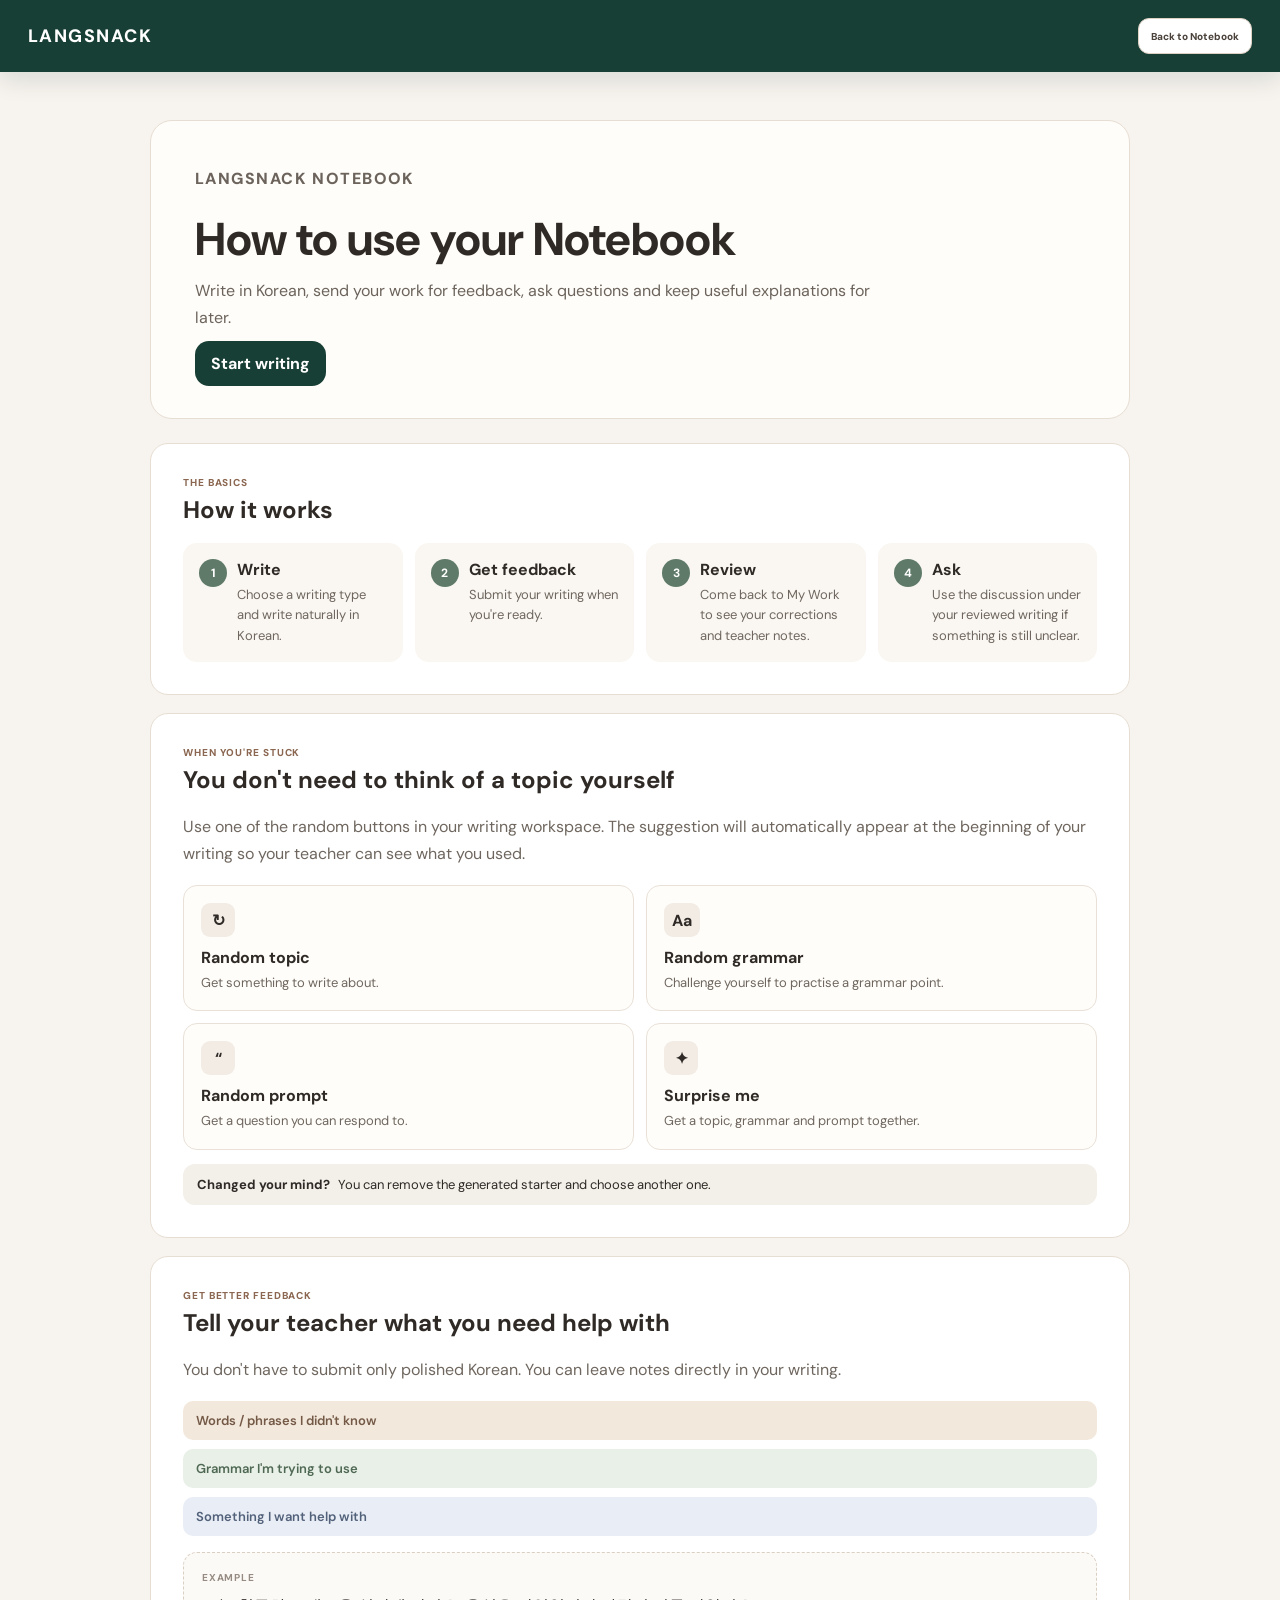
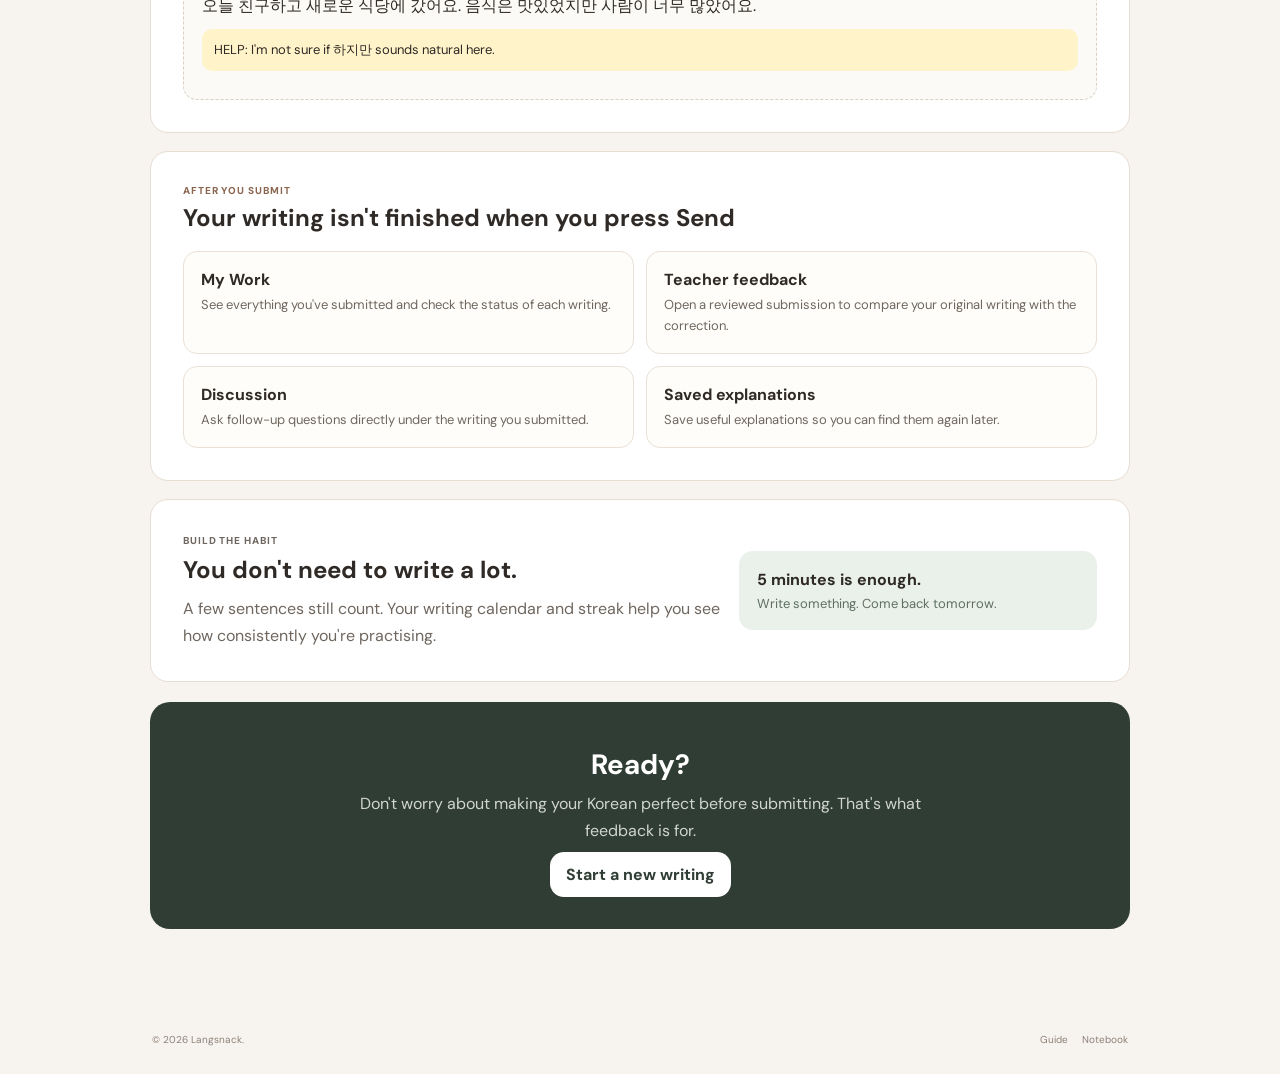
<file: guide.html>
<!DOCTYPE html>
<html lang="en">
<head>
  <meta charset="UTF-8">
  <meta name="viewport" content="width=device-width, initial-scale=1">

  <title>Notebook Guide | Langsnack</title>

  <link rel="preconnect" href="https://fonts.googleapis.com">
  <link rel="preconnect" href="https://fonts.gstatic.com" crossorigin>

  <link
    href="https://fonts.googleapis.com/css2?family=DM+Sans:wght@400;500;600;700&family=Nanum+Gothic&family=Noto+Sans+KR:wght@400;500;600;700&display=swap"
    rel="stylesheet"
  >

  <link rel="stylesheet" href="shared.css">
</head>

<body class="guide-page">

<header class="notebook-header">
  <a class="notebook-logo" href="/">LANGSNACK</a>

  <a class="button-ghost" href="/">
    Back to Notebook
  </a>
</header>


<main class="guide-main">

  <!-- INTRO -->

  <section class="guide-hero">

    <p class="section-kicker">
      LANGSNACK NOTEBOOK
    </p>

    <h1>How to use your Notebook</h1>

    <p>
      Write in Korean, send your work for feedback,
      ask questions and keep useful explanations for later.
    </p>

    <a class="button green-button" href="/">
      Start writing
    </a>

  </section>


  <!-- QUICK FLOW -->

  <section class="guide-section">

    <div class="guide-section-heading">
      <p class="section-kicker">THE BASICS</p>
      <h2>How it works</h2>
    </div>

    <div class="guide-steps">

      <article class="guide-step">
        <span class="guide-step-number">1</span>
        <div>
          <strong>Write</strong>
          <p>
            Choose a writing type and write naturally in Korean.
          </p>
        </div>
      </article>

      <article class="guide-step">
        <span class="guide-step-number">2</span>
        <div>
          <strong>Get feedback</strong>
          <p>
            Submit your writing when you're ready.
          </p>
        </div>
      </article>

      <article class="guide-step">
        <span class="guide-step-number">3</span>
        <div>
          <strong>Review</strong>
          <p>
            Come back to My Work to see your corrections
            and teacher notes.
          </p>
        </div>
      </article>

      <article class="guide-step">
        <span class="guide-step-number">4</span>
        <div>
          <strong>Ask</strong>
          <p>
            Use the discussion under your reviewed writing
            if something is still unclear.
          </p>
        </div>
      </article>

    </div>

  </section>


  <!-- RANDOM TOOLS -->

  <section class="guide-section">

    <div class="guide-section-heading">
      <p class="section-kicker">WHEN YOU'RE STUCK</p>
      <h2>You don't need to think of a topic yourself</h2>
    </div>

    <p class="guide-description">
      Use one of the random buttons in your writing workspace.
      The suggestion will automatically appear at the beginning
      of your writing so your teacher can see what you used.
    </p>

    <div class="guide-tool-grid">

      <article class="guide-tool-card">
        <span>↻</span>
        <strong>Random topic</strong>
        <p>Get something to write about.</p>
      </article>

      <article class="guide-tool-card">
        <span>Aa</span>
        <strong>Random grammar</strong>
        <p>Challenge yourself to practise a grammar point.</p>
      </article>

      <article class="guide-tool-card">
        <span>“</span>
        <strong>Random prompt</strong>
        <p>Get a question you can respond to.</p>
      </article>

      <article class="guide-tool-card">
        <span>✦</span>
        <strong>Surprise me</strong>
        <p>Get a topic, grammar and prompt together.</p>
      </article>

    </div>

    <div class="guide-note">
      <strong>Changed your mind?</strong>
      <span>
        You can remove the generated starter and choose another one.
      </span>
    </div>

  </section>


  <!-- HELP YOUR TEACHER -->

  <section class="guide-section">

    <div class="guide-section-heading">
      <p class="section-kicker">GET BETTER FEEDBACK</p>
      <h2>Tell your teacher what you need help with</h2>
    </div>

    <p class="guide-description">
      You don't have to submit only polished Korean.
      You can leave notes directly in your writing.
    </p>

    <div class="guide-help-examples">

      <div class="guide-help-example words">
        Words / phrases I didn't know
      </div>

      <div class="guide-help-example grammar">
        Grammar I'm trying to use
      </div>

      <div class="guide-help-example help">
        Something I want help with
      </div>

    </div>

    <div class="guide-example-writing">

      <small>EXAMPLE</small>

      <p>
        오늘 친구하고 새로운 식당에 갔어요.
        음식은 맛있었지만 사람이 너무 많았어요.
      </p>

      <p class="guide-student-note">
        HELP: I'm not sure if 하지만 sounds natural here.
      </p>

    </div>

  </section>


  <!-- AFTER SUBMISSION -->

  <section class="guide-section">

    <div class="guide-section-heading">
      <p class="section-kicker">AFTER YOU SUBMIT</p>
      <h2>Your writing isn't finished when you press Send</h2>
    </div>

    <div class="guide-after-grid">

      <article>
        <strong>My Work</strong>
        <p>
          See everything you've submitted and check
          the status of each writing.
        </p>
      </article>

      <article>
        <strong>Teacher feedback</strong>
        <p>
          Open a reviewed submission to compare your
          original writing with the correction.
        </p>
      </article>

      <article>
        <strong>Discussion</strong>
        <p>
          Ask follow-up questions directly under
          the writing you submitted.
        </p>
      </article>

      <article>
        <strong>Saved explanations</strong>
        <p>
          Save useful explanations so you can find
          them again later.
        </p>
      </article>

    </div>

  </section>


  <!-- STREAK -->

  <section class="guide-section guide-habit-section">

    <div>
      <p class="section-kicker">BUILD THE HABIT</p>
      <h2>You don't need to write a lot.</h2>

      <p>
        A few sentences still count.
        Your writing calendar and streak help you see
        how consistently you're practising.
      </p>
    </div>

    <div class="guide-habit-message">
      <strong>5 minutes is enough.</strong>
      <span>Write something. Come back tomorrow.</span>
    </div>

  </section>


  <!-- CTA -->

  <section class="guide-final">

    <h2>Ready?</h2>

    <p>
      Don't worry about making your Korean perfect before submitting.
      That's what feedback is for.
    </p>

    <a class="button green-button" href="/">
      Start a new writing
    </a>

  </section>

</main>


<footer class="notebook-footer guide-footer">
  <span>© 2026 Langsnack.</span>

  <span>
    <a href="guide.html">Guide</a>
    <a href="/">Notebook</a>
  </span>
</footer>

</body>
</html>
</file>
<file: shared.css>
:root{
--paper:#f6f0e7;--paper-deep:#eee4d7;--ink:#2f2a25;--muted:#7f7469;
--line:#d7c9b9;--accent:#8b6751;--accent-soft:#e8d8c9;
--card:rgba(255,255,255,.62);--success:#5f7a65;--warning:#9a7340;
--danger:#a45d55;--shadow:0 18px 45px rgba(70,50,35,.10);--radius:22px
}
*{box-sizing:border-box}html{scroll-behavior:smooth}
body{margin:0;min-height:100vh;color:var(--ink);font-family:"DM Sans",sans-serif;background:radial-gradient(circle at top left,rgba(255,255,255,.85),transparent 34%),linear-gradient(145deg,var(--paper),#f9f6f1 55%,var(--paper-deep))}
button,select,textarea,input{font:inherit}button{cursor:pointer}a{color:inherit;text-decoration:none}[hidden]{display:none!important}
.shell{width:min(1480px,calc(100% - 32px));margin:0 auto;padding:28px 0 60px}
.topbar{display:flex;align-items:center;gap:16px;margin-bottom:16px;flex-wrap:wrap}
.brand{min-width:240px}.brand h1{margin:0;font-size:clamp(20px,3vw,30px);letter-spacing:-.03em}.brand p{margin:2px 0 0;color:var(--muted);font-size:13px}
.topbar-actions{display:flex;align-items:center;justify-content:flex-end;gap:8px;margin-left:auto;min-width:0}
.header-control{display:flex;align-items:center;gap:6px;min-width:0;padding:7px 9px;border:1px solid rgba(139,103,81,.2);border-radius:999px;background:rgba(255,255,255,.5);backdrop-filter:blur(12px)}
.header-control span{color:var(--muted);font-size:10px;white-space:nowrap}.header-control select{min-width:0;max-width:110px;border:0;outline:0;background:transparent;color:var(--ink);font:600 12px "DM Sans",sans-serif;text-overflow:ellipsis}
.header-timezone select{width:180px;max-width:180px}
.member-area{display:flex;align-items:center;gap:10px;width:100%;justify-content:flex-end}
.member-copy{display:grid;gap:1px;text-align:right;max-width:260px}.member-copy strong{font-size:12px}.member-copy span{font-size:10px;color:var(--muted)}
.member-button{border:0;border-radius:999px;background:var(--ink);color:#fff;padding:9px 13px;font-weight:700;font-size:11px}
.page-nav{display:flex;gap:8px;margin-bottom:16px;overflow:auto}.nav-link{padding:10px 14px;border:1px solid var(--line);border-radius:999px;background:rgba(255,255,255,.5);color:var(--muted);font-size:12px;font-weight:700;white-space:nowrap}.nav-link.active{background:var(--ink);color:#fff;border-color:var(--ink)}
.layout{display:grid;grid-template-columns:minmax(0,1.65fr) minmax(280px,.55fr);gap:18px;align-items:start}
.journal-card,.side-card,.card{background:var(--card);border:1px solid rgba(139,103,81,.16);backdrop-filter:blur(12px);box-shadow:var(--shadow)}
.journal-card{border-radius:30px;overflow:hidden}.journal-head{padding:24px 26px 18px;border-bottom:1px solid var(--line);display:flex;justify-content:space-between;align-items:flex-start;gap:16px}
.date-korean{font-family:"Nanum Myeongjo",serif;font-size:clamp(24px,4vw,38px);margin:0 0 4px}.date-en{color:var(--muted);font-size:14px}
.controls{display:flex;gap:10px;flex-wrap:wrap;justify-content:flex-end}.select-wrap{display:flex;align-items:center;gap:8px;border:1px solid var(--line);border-radius:999px;padding:4px 10px 4px 12px;background:rgba(255,255,255,.64);color:var(--muted);font-size:13px}
select{border:0;outline:0;background:transparent;color:var(--ink);font-weight:600}
.inspiration{padding:22px 26px 10px}.inspiration-row{display:grid;grid-template-columns:repeat(3,1fr);gap:10px}
.soft-button{border:1px solid var(--line);background:rgba(255,255,255,.56);color:var(--ink);padding:12px 14px;border-radius:14px;transition:.2s}.soft-button:hover{transform:translateY(-1px);background:#fff;border-color:var(--accent)}
.generator-output{margin-top:12px;min-height:72px;border-radius:16px;background:var(--accent-soft);padding:15px 17px;display:none;align-items:center;justify-content:space-between;gap:12px}.generator-output.show{display:flex}
.generator-label{color:var(--accent);font-size:12px;font-weight:700;text-transform:uppercase;letter-spacing:.08em;margin-bottom:5px}.generator-text{font-family:"Nanum Myeongjo",serif;font-size:20px;line-height:1.55}.close-generator{border:0;background:transparent;color:var(--muted);font-size:20px}
.paper{margin:16px 26px 0;min-height:58vh;border:1px solid rgba(139,103,81,.14);border-radius:18px;background:repeating-linear-gradient(to bottom,rgba(255,255,255,.88) 0,rgba(255,255,255,.88) 41px,rgba(139,103,81,.10) 42px);overflow:hidden}
.paper textarea{width:100%;min-height:58vh;resize:vertical;border:0;outline:0;padding:19px 22px;background:transparent;color:var(--ink);font-family:"Nanum Myeongjo",serif;font-size:20px;line-height:42px;caret-color:var(--accent)}
textarea::placeholder{color:#b1a497}.editor-footer{padding:14px 26px 24px;display:flex;justify-content:space-between;align-items:center;gap:14px;flex-wrap:wrap}.word-count{color:var(--muted);font-size:13px}.action-group,.actions,.toolbar,.filter-row{display:flex;gap:10px;align-items:center;flex-wrap:wrap}
.button{border:0;border-radius:14px;padding:12px 16px;font-weight:700}.button-secondary{background:var(--accent-soft);color:var(--accent)}.button-primary{background:var(--ink);color:#fff}.button-success{background:var(--success);color:#fff}.button-danger{background:#f0dddd;color:var(--danger)}
.side{display:grid;gap:16px}.side-card{border-radius:var(--radius);padding:18px}.side-card h2{margin:0 0 14px;font-size:16px}.streak-number{font-family:"Nanum Myeongjo",serif;font-size:38px;margin:0}.muted{color:var(--muted)}
.streak-heading-row,.side-card-head,.submission-head{display:flex;align-items:flex-start;justify-content:space-between;gap:12px}
.month-progress{min-width:58px;height:58px;border-radius:50%;display:grid;place-items:center;position:relative;background:conic-gradient(var(--accent) var(--progress,0%),rgba(139,103,81,.13) 0)}
.month-progress:after{content:"";position:absolute;inset:6px;border-radius:50%;background:#f8f3ec}.month-progress strong{position:relative;z-index:1;font-size:12px;text-align:center}.month-progress strong span{display:block;font-size:9px;color:var(--muted)}
.calendar-grid{display:grid;grid-template-columns:repeat(7,1fr);gap:6px;margin-top:12px}.calendar-grid span{aspect-ratio:1;display:grid;place-items:center;border-radius:50%;font-size:11px;color:var(--muted)}.calendar-grid .day-label{aspect-ratio:auto;font-weight:700;color:var(--ink);padding-bottom:5px}.calendar-grid .calendar-day{border:1px solid rgba(139,103,81,.22);background:rgba(255,255,255,.32)}.calendar-grid .written{border-color:var(--ink);background:var(--ink);color:#fff}.calendar-grid .today{outline:2px solid var(--accent);outline-offset:2px;font-weight:700}.calendar-grid .future{opacity:.28;border-style:dashed}
.calendar-meta{display:flex;justify-content:space-between;gap:10px;margin-top:13px;font-size:11px;color:var(--muted)}
.package-box{padding:14px;background:rgba(255,255,255,.54);border:1px solid var(--line);border-radius:16px}.package-box strong{display:block;margin-bottom:4px}
.mission-percent{min-width:54px;padding:7px 10px;border-radius:999px;background:var(--accent-soft);color:var(--accent);font-weight:700;text-align:center}.mission-progress-track{height:7px;margin:14px 0 16px;overflow:hidden;border-radius:999px;background:rgba(139,103,81,.11)}.mission-progress-fill{width:0;height:100%;border-radius:inherit;background:var(--accent);transition:width .3s}.mission-checklist{display:grid;gap:9px}.mission-check{display:grid;grid-template-columns:22px 1fr;gap:10px;align-items:start;padding:10px 11px;border:1px solid rgba(139,103,81,.12);border-radius:13px;background:rgba(255,255,255,.42);cursor:pointer}.mission-check input{position:absolute;opacity:0}.mission-box{display:grid;place-items:center;width:20px;height:20px;border:1.5px solid rgba(139,103,81,.38);border-radius:7px;background:#fff}.mission-box:after{content:"✓";color:#fff;font-weight:700;opacity:0}.mission-check input:checked+.mission-box{background:var(--accent);border-color:var(--accent)}.mission-check input:checked+.mission-box:after{opacity:1}.mission-copy{display:grid;gap:2px}.mission-copy strong{font-size:13px}.mission-category{display:inline-flex;width:max-content;padding:3px 7px;border-radius:999px;background:var(--accent-soft);color:var(--accent);font-size:9px;font-weight:700}.mission-note{color:var(--muted);font-size:11px;line-height:1.45}
.entries{display:grid;gap:8px;max-height:250px;overflow:auto}.entry-item{width:100%;border:1px solid var(--line);background:rgba(255,255,255,.45);text-align:left;padding:11px 12px;border-radius:13px}.entry-item:hover{background:#fff}.entry-item strong{display:block;font-size:13px}.entry-item span{font-size:11px;color:var(--muted)}
.toast{position:fixed;left:50%;bottom:24px;transform:translate(-50%,20px);background:var(--ink);color:#fff;padding:12px 16px;border-radius:999px;opacity:0;pointer-events:none;transition:.25s;z-index:100}.toast.show{opacity:1;transform:translate(-50%,0)}
.page-card{padding:24px;border-radius:24px}.eyebrow{margin:0 0 5px;color:var(--accent);font-size:11px;font-weight:700;letter-spacing:.08em;text-transform:uppercase}.page-title{margin:0 0 8px;font-family:"Nanum Myeongjo",serif;font-size:29px}.intro{margin:0 0 22px;color:var(--muted);line-height:1.6}
.field{display:grid;gap:7px;margin-top:17px}.field label,.section-label{font-size:12px;font-weight:700;color:var(--muted)}.field textarea{width:100%;min-height:120px;resize:vertical;border:1px solid var(--line);outline:0;padding:13px 14px;background:rgba(255,255,255,.78);border-radius:14px}
.status-badge{display:inline-flex;padding:7px 10px;border-radius:999px;font-size:11px;font-weight:700}.status-pending{background:#efe3cf;color:#825f2e}.status-reviewing{background:#e5dceb;color:#6d527a}.status-completed{background:#dce8de;color:#45614b}
.rich-editor{border:1px solid var(--line);border-radius:16px;overflow:hidden;background:rgba(255,255,255,.76)}.toolbar{padding:8px;border-bottom:1px solid var(--line);background:rgba(232,216,201,.42)}.tool-btn{min-width:34px;height:34px;padding:0 9px;border:1px solid rgba(139,103,81,.2);border-radius:9px;background:#fff;color:var(--ink);font-weight:700}.toolbar select,.toolbar input[type=color]{height:34px;border:1px solid rgba(139,103,81,.2);border-radius:9px;background:#fff}.editor-content{min-height:330px;padding:18px 20px;outline:0;font-family:"Nanum Myeongjo",serif;font-size:19px;line-height:1.85}.editor-content:empty:before{content:attr(data-placeholder);color:#b1a497}.read-only{background:rgba(255,255,255,.62)}
.form-layout{display:grid;grid-template-columns:minmax(0,1.4fr) minmax(280px,.6fr);gap:18px}.notice{padding:13px 14px;border:1px solid var(--line);border-radius:14px;background:rgba(255,255,255,.48);color:var(--muted);font-size:12px;line-height:1.55}.history-list{display:grid;gap:10px}.history-row{display:grid;grid-template-columns:minmax(0,1fr) auto;gap:12px;align-items:center;padding:16px}.history-title{font-weight:700;font-size:14px}.history-preview{color:var(--muted);font-size:12px;margin-top:4px;white-space:nowrap;overflow:hidden;text-overflow:ellipsis}.empty{padding:30px;text-align:center;color:var(--muted)}
.stats{display:grid;grid-template-columns:repeat(4,minmax(0,1fr));gap:12px;margin-bottom:16px}.stat-card{padding:16px;border-radius:20px}.stat-card strong{display:block;font-size:28px}.stat-card span{color:var(--muted);font-size:11px}.dashboard-grid{display:grid;grid-template-columns:300px minmax(0,1fr);gap:16px}.queue{display:grid;gap:8px;max-height:72vh;overflow:auto}.queue-item{width:100%;text-align:left;padding:13px;border:1px solid var(--line);border-radius:14px;background:rgba(255,255,255,.52)}.teacher-panels{display:grid;grid-template-columns:1fr 1fr;gap:12px}.panel{padding:15px;border:1px solid var(--line);border-radius:16px;background:rgba(255,255,255,.5)}
@media(max-width:1100px){.layout{grid-template-columns:minmax(0,1fr) 300px}}
@media(max-width:900px){.layout,.form-layout,.dashboard-grid{grid-template-columns:1fr}.side{grid-template-columns:repeat(2,minmax(0,1fr))}.teacher-panels{grid-template-columns:1fr}}
@media(max-width:650px){.shell{width:100%;padding:8px 6px 108px}.topbar{gap:7px;padding:2px 2px 8px}.brand{flex:1;min-width:0}.brand h1{font-size:17px;white-space:nowrap}.topbar-actions{gap:5px}.header-control{gap:0;padding:6px 7px}.header-control span{display:none}#languageSelect{width:60px}.header-timezone select{width:118px;max-width:118px}.member-area{justify-content:space-between}.member-copy{text-align:left}.member-copy span{display:none}.layout{gap:10px}.journal-card{border-radius:18px}.journal-head{padding:16px 12px 12px;flex-direction:column}.inspiration{padding:10px 10px 3px}.inspiration-row{gap:5px}.soft-button{min-height:44px;padding:7px 4px;font-size:11px}.paper{margin:8px 8px 0;min-height:60vh;border-radius:13px}.paper textarea{min-height:60vh;padding:14px 12px 18px;font-size:17px;line-height:36px}.editor-footer{padding:10px 10px 14px}.action-group{position:fixed;z-index:40;left:10px;right:10px;bottom:max(10px,env(safe-area-inset-bottom));padding:8px;border:1px solid rgba(139,103,81,.2);border-radius:18px;background:rgba(248,243,236,.94);box-shadow:0 12px 35px rgba(47,42,37,.18)}.action-group .button{flex:1;min-height:49px}.side{display:block}.side-card{margin-bottom:10px}.stats{grid-template-columns:1fr 1fr}}


/* Secondary pages: submission, history and teacher dashboard */
.header-actions{
display:flex;
align-items:center;
gap:8px;
margin-left:auto;
}
.control{
display:flex;
align-items:center;
gap:6px;
padding:7px 9px;
border:1px solid rgba(139,103,81,.2);
border-radius:999px;
background:rgba(255,255,255,.5);
}
.control label{
color:var(--muted);
font-size:10px;
}
.control select{
max-width:180px;
}

.form-layout{
align-items:start;
}
.form-layout > .page-card{
min-width:0;
}
.form-layout > aside{
position:sticky;
top:18px;
}

.steps{
display:grid;
gap:14px;
margin-top:20px;
}
.step{
display:grid;
grid-template-columns:34px minmax(0,1fr);
gap:12px;
align-items:start;
}
.step-num{
width:34px;
height:34px;
display:grid;
place-items:center;
border-radius:50%;
background:var(--accent-soft);
color:var(--accent);
font-size:12px;
font-weight:700;
}
.step strong{
display:block;
margin:1px 0 4px;
font-size:13px;
line-height:1.35;
}
.step span{
display:block;
color:var(--muted);
font-size:12px;
line-height:1.5;
}
.submission-head{
align-items:flex-start;
}
.submission-head strong{
display:block;
font-size:16px;
line-height:1.3;
}
.rich-editor .toolbar label{
display:inline-flex;
align-items:center;
gap:4px;
font-size:11px;
font-weight:700;
}
.rich-editor .toolbar input[type="color"]{
width:38px;
padding:4px;
}
.editor-note{
margin:8px 0 0;
color:var(--muted);
font-size:12px;
line-height:1.5;
}
.page-card .actions{
margin-top:20px;
}
.page-card .actions .button{
min-width:92px;
}
#emailNotice{
margin-top:20px!important;
}
#studentEditorMount .editor-content{
min-height:360px;
}
#teacherEditorMount .editor-content{
min-height:300px;
}

@media(max-width:900px){
.form-layout > aside{
position:static;
}
}

@media(max-width:650px){
.topbar-actions{
width:100%;
justify-content:flex-start;
margin-left:0;
}
.header-timezone{
flex:1;
}
.header-timezone select{
width:100%;
max-width:none;
}
.page-nav{
padding:0 2px;
}
.form-layout{
gap:10px;
}
.page-card{
padding:16px 13px;
border-radius:18px;
}
.page-title{
font-size:24px;
}
.rich-editor .toolbar{
overflow-x:auto;
flex-wrap:nowrap;
}
.rich-editor .toolbar > *{
flex:0 0 auto;
}
#studentEditorMount .editor-content{
min-height:300px;
}
}

/* =========================================================
  LANGSNACK TEACHER DASHBOARD V2
  ========================================================= */
.teacher-os-body{background:#f4f0ea;color:#2c2926;min-height:100vh}
.teacher-os-shell{width:min(1720px,calc(100% - 32px));margin:auto;padding:24px 0 56px}
.teacher-os-header{display:flex;justify-content:space-between;align-items:flex-start;gap:20px;margin-bottom:18px}
.teacher-kicker,.widget-kicker{margin:0 0 4px;color:#8b6751;font-size:11px;font-weight:800;letter-spacing:.08em;text-transform:uppercase}
.teacher-os-header h1{margin:0;font-size:clamp(24px,3vw,36px);letter-spacing:-.04em}.teacher-subtitle{margin:6px 0 0;color:#81776e;font-size:13px}
.teacher-header-tools{display:flex;align-items:center;gap:8px;flex-wrap:wrap;justify-content:flex-end}.private-pill{padding:9px 12px;border-radius:999px;background:#e1ece4;color:#46604c;font-size:11px;font-weight:800}
.teacher-stat-grid{display:grid;grid-template-columns:repeat(4,minmax(0,1fr));gap:12px;margin-bottom:12px}.teacher-stat-card{position:relative;overflow:hidden;min-height:132px;padding:18px;border:1px solid rgba(90,70,54,.12);border-radius:22px;background:rgba(255,255,255,.76);box-shadow:0 12px 30px rgba(56,43,32,.06)}.teacher-stat-card:after{content:"";position:absolute;width:100px;height:100px;right:-30px;bottom:-40px;border-radius:50%;background:currentColor;opacity:.06}.teacher-stat-card>div{display:flex;align-items:baseline;gap:8px;margin-top:13px}.teacher-stat-card strong{font-size:34px;line-height:1}.teacher-stat-card div span{font-size:12px;font-weight:700}.teacher-stat-card small{display:block;margin-top:12px;color:#81776e}.stat-icon{display:grid;place-items:center;width:34px;height:34px;border-radius:11px;background:#f2ebe3}.teacher-stat-card.waiting{color:#8b6533}.teacher-stat-card.reviewing{color:#75547b}.teacher-stat-card.completed{color:#4d6a54}.teacher-stat-card.total{color:#4f6473}
.teacher-widget-row{display:grid;grid-template-columns:1.4fr .8fr .8fr;gap:12px;margin-bottom:12px}.teacher-widget,.teacher-queue-card,.teacher-workspace-card{border:1px solid rgba(90,70,54,.12);background:rgba(255,255,255,.76);box-shadow:0 12px 30px rgba(56,43,32,.06);border-radius:22px}.teacher-widget{padding:17px}.widget-head,.queue-card-head,.workspace-topbar,.compare-head,.feedback-head{display:flex;align-items:flex-start;justify-content:space-between;gap:12px}.widget-head h2,.queue-card-head h2{margin:0;font-size:16px}.widget-value{font-size:25px;font-weight:800}.weekly-chart{height:102px;display:grid;grid-template-columns:repeat(7,1fr);gap:9px;align-items:end;margin-top:14px}.chart-day{height:100%;display:grid;grid-template-rows:1fr auto;gap:6px;text-align:center}.bar-wrap{height:100%;display:flex;align-items:flex-end;justify-content:center;background:#f3eee8;border-radius:10px;padding:5px}.bar{position:relative;display:block;width:100%;min-height:8px;border-radius:7px;background:#8b6751}.bar em{position:absolute;top:-19px;left:50%;transform:translateX(-50%);font-style:normal;font-size:9px;font-weight:700}.chart-day small{color:#81776e;font-size:10px}.queue-health{display:flex;align-items:center;gap:15px;margin-top:12px}.health-ring{--health:100%;width:72px;height:72px;border-radius:50%;display:grid;place-items:center;position:relative;background:conic-gradient(#5f7a65 var(--health),#ece5dc 0)}.health-ring:after{content:"";position:absolute;inset:7px;border-radius:50%;background:#faf8f5}.health-ring strong{position:relative;z-index:1;font-size:14px}.queue-health p{margin:4px 0 0;color:#81776e;font-size:11px;line-height:1.45}.active-students{display:grid;gap:8px;margin-top:10px}.active-student{display:grid;grid-template-columns:22px 32px 1fr;gap:8px;align-items:center}.active-student .rank{font-size:10px;color:#81776e}.avatar{width:34px;height:34px;border-radius:11px;display:grid;place-items:center;background:#e8d8c9;color:#795a46;font-weight:800;flex:0 0 auto}.avatar.large{width:44px;height:44px;border-radius:14px}.active-student strong{display:block;font-size:12px}.active-student small{color:#81776e;font-size:10px}.widget-empty{color:#81776e;font-size:12px;padding:12px 0}
.teacher-main-grid{display:grid;grid-template-columns:340px minmax(0,1fr);gap:12px;align-items:start}.teacher-queue-card{padding:16px;position:sticky;top:12px;height:calc(100vh - 24px);min-height:680px;display:flex;flex-direction:column}.icon-button{border:0;width:34px;height:34px;border-radius:10px;background:#f1ebe4}.teacher-filter-row{display:grid;grid-template-columns:1fr 105px;gap:8px;margin-top:14px}.search-box{display:flex;align-items:center;gap:7px;padding:0 10px;border:1px solid #ddd1c4;background:#fff;border-radius:12px}.search-box input{width:100%;border:0;outline:0;background:transparent;font-size:11px}.teacher-filter-row select{padding:10px;border:1px solid #ddd1c4;border-radius:12px;background:#fff;font-size:11px}.queue-tabs{display:flex;gap:5px;margin:10px 0;overflow:auto}.queue-tabs button{border:0;border-radius:999px;padding:7px 9px;background:#f2ede7;color:#766c64;font-size:10px;font-weight:700;white-space:nowrap}.queue-tabs button.active{background:#2f2a25;color:#fff}.teacher-queue{display:grid;gap:8px;overflow:auto;padding-right:2px}.teacher-queue-item{width:100%;border:1px solid #e1d7cc;background:#fffaf5;border-radius:15px;padding:12px;text-align:left;transition:.18s}.teacher-queue-item:hover,.teacher-queue-item.active{border-color:#8b6751;transform:translateY(-1px);box-shadow:0 8px 18px rgba(70,50,35,.08)}.teacher-queue-item.active{background:#f5ebe2}.queue-item-top{display:flex;justify-content:space-between;gap:8px;align-items:flex-start}.queue-person{display:flex;gap:8px;min-width:0}.queue-person strong{display:block;font-size:12px}.queue-person small{display:block;margin-top:2px;color:#81776e;font-size:9px}.teacher-queue-item p{margin:9px 0 0;color:#665e57;font-family:"Nanum Myeongjo",serif;font-size:12px;line-height:1.5}.queue-empty{padding:28px 12px;text-align:center;color:#81776e;font-size:12px}
.teacher-workspace-card{min-height:680px;overflow:hidden}.teacher-empty-state{min-height:680px;display:grid;place-items:center;align-content:center;text-align:center;padding:40px;color:#81776e}.teacher-empty-state h2{margin:12px 0 5px;color:#2f2a25}.teacher-empty-state p{max-width:320px;margin:0;line-height:1.55}.empty-illustration{width:62px;height:62px;border-radius:20px;display:grid;place-items:center;background:#eee3d8;color:#8b6751;font-size:25px}.workspace-topbar{padding:17px 20px;border-bottom:1px solid #e2d8ce;background:#fbf8f4}.workspace-student{display:flex;gap:11px;align-items:center}.workspace-student h2{margin:0;font-size:19px}.workspace-student span{color:#81776e;font-size:11px}.workspace-layout{display:grid;grid-template-columns:minmax(0,1fr) 250px;gap:0}.correction-area{padding:16px}.compare-grid{display:grid;grid-template-columns:1fr 1fr;gap:12px}.compare-panel,.feedback-card,.mini-widget{border:1px solid #e1d6ca;border-radius:17px;background:#fff}.compare-panel{overflow:hidden}.compare-head{padding:12px 14px;border-bottom:1px solid #e7ddd4;background:#f8f4ef}.compare-head h3,.feedback-card h3{margin:0;font-size:14px}.compare-head>span{color:#81776e;font-size:10px}.student-paper{min-height:410px;max-height:62vh;overflow:auto;padding:17px;font-family:"Nanum Myeongjo",serif;font-size:16px;line-height:1.85;background:repeating-linear-gradient(to bottom,#fff 0,#fff 37px,#eee7df 38px)}.correction-panel .rich-editor{border:0;border-radius:0}.correction-panel .editor-content{min-height:410px;max-height:62vh;overflow:auto;font-size:16px;line-height:1.85}.feedback-card{margin-top:12px;padding:14px}.snippet-chips{display:flex;flex-wrap:wrap;gap:6px;margin:11px 0}.snippet-chips button{border:1px solid #dccdbf;background:#f8f2ec;border-radius:999px;padding:7px 10px;color:#69584b;font-size:10px;font-weight:700}.feedback-card textarea{width:100%;min-height:110px;border:1px solid #dfd4c9;border-radius:13px;padding:12px;outline:0;background:#fffdfb}.workspace-sidebar{padding:16px 16px 16px 0;display:grid;gap:10px;align-content:start}.mini-widget{padding:14px}.detail-list{display:grid;gap:10px;margin-top:10px}.detail-list>div{display:flex;justify-content:space-between;gap:8px}.detail-list span{color:#81776e;font-size:10px}.detail-list strong{font-size:10px;text-align:right}.truncate{max-width:130px;overflow:hidden;text-overflow:ellipsis;white-space:nowrap}.student-note-box{margin-top:9px;padding:11px;border-radius:12px;background:#f7f1ea;color:#665c54;font-size:11px;line-height:1.55}.teacher-actions{display:grid;gap:8px;margin-top:10px}.action-full{width:100%}.text-danger{border:0;background:transparent;color:#a45d55;font-size:10px;font-weight:700;padding:8px}.action-widget{position:sticky;top:14px}
@media(max-width:1250px){.teacher-widget-row{grid-template-columns:1fr 1fr}.activity-widget{grid-column:1/-1}.workspace-layout{grid-template-columns:1fr}.workspace-sidebar{padding:0 16px 16px;grid-template-columns:repeat(3,1fr)}.action-widget{position:static}}
@media(max-width:980px){.teacher-stat-grid{grid-template-columns:1fr 1fr}.teacher-main-grid{grid-template-columns:1fr}.teacher-queue-card{position:static;height:auto;min-height:0}.teacher-queue{max-height:420px}.compare-grid{grid-template-columns:1fr}.workspace-sidebar{grid-template-columns:1fr 1fr}.action-widget{grid-column:1/-1}}
@media(max-width:680px){.teacher-os-shell{width:100%;padding:10px 8px 30px}.teacher-os-header{display:block}.teacher-header-tools{justify-content:flex-start;margin-top:12px}.teacher-stat-grid,.teacher-widget-row{grid-template-columns:1fr 1fr}.teacher-widget-row .teacher-widget{grid-column:1/-1}.teacher-main-grid{gap:8px}.teacher-queue-card,.teacher-workspace-card{border-radius:17px}.teacher-filter-row{grid-template-columns:1fr}.workspace-topbar{padding:14px}.correction-area{padding:10px}.workspace-sidebar{padding:0 10px 10px;grid-template-columns:1fr}.teacher-stat-card{min-height:118px}.private-pill{display:none}}

/* =========================================================
  LANGSNACK NOTEBOOK HOME V2.1
  ========================================================= */
.notebook-home{background:#f8f5ec;color:#2f2a25;min-height:100vh}
.notebook-header{height:72px;display:flex;align-items:center;justify-content:space-between;gap:24px;padding:0 28px;background:#183f35;color:#fff;position:sticky;top:0;z-index:50;box-shadow:0 8px 24px rgba(20,48,41,.12)}
.notebook-logo{font-size:18px;font-weight:800;letter-spacing:.08em;color:#fff}
.notebook-header-tools{display:flex;align-items:center;gap:10px;min-width:0}
.compact-control{display:flex;align-items:center;gap:7px;color:rgba(255,255,255,.72);font-size:11px;white-space:nowrap}
.compact-control select{max-width:220px;color:#fff;background:transparent;border:0;outline:0;font-size:12px;font-weight:700}
.compact-control option{color:#2f2a25;background:#fff}
.compact-timezone select{width:235px}
.avatar-button{width:38px;height:38px;border:1px solid rgba(255,255,255,.3);border-radius:12px;background:rgba(255,255,255,.12);color:#fff;font-weight:800}
.notebook-app{display:grid;grid-template-columns:220px minmax(0,1fr);min-height:calc(100vh - 72px)}
.notebook-sidebar{padding:24px 14px;border-right:1px solid #e5ddd2;background:#f2ede4;display:flex;flex-direction:column;justify-content:space-between;gap:24px;position:sticky;top:72px;height:calc(100vh - 72px)}
.sidebar-nav{display:grid;gap:6px}
.sidebar-link{display:flex;align-items:center;gap:11px;padding:11px 12px;border-radius:12px;color:#776f67;font-size:13px;font-weight:700}
.sidebar-link:hover{background:#ebe3d8;color:#183f35}.sidebar-link.active{background:#183f35;color:#fff}
.nav-icon{width:20px;text-align:center;font-size:15px}
.sidebar-help{display:grid;gap:2px;padding:14px;border-radius:14px;background:#e6ded2;color:#6d645b;font-size:11px}
.sidebar-help strong{font-size:12px;color:#2f2a25}
.notebook-main{min-width:0;padding:34px clamp(20px,3.4vw,54px) 36px}
.welcome-row{display:flex;justify-content:space-between;align-items:center;gap:24px;margin-bottom:22px}
.welcome-row h1{margin:0;font-size:clamp(30px,4vw,46px);line-height:1.05;letter-spacing:-.045em}.welcome-row p{margin:9px 0 0;color:#7f766e;font-size:15px}
.streak-card{display:flex;align-items:center;gap:10px;min-width:190px;padding:14px 15px;border:1px solid #e0d6ca;border-radius:17px;background:#fffaf5;color:#2f2a25;box-shadow:0 8px 24px rgba(60,45,34,.05)}
.streak-flame{color:#b2723c}.streak-value{font-size:25px;font-weight:800}.streak-copy{display:grid;text-align:left}.streak-copy strong{font-size:12px}.streak-copy small{font-size:10px;color:#8b8178}.card-arrow{margin-left:auto;color:#9b9187;font-size:18px}
.quick-actions{display:grid;grid-template-columns:repeat(3,minmax(0,1fr));gap:12px;margin-bottom:18px}
.quick-card{display:grid;grid-template-columns:38px minmax(0,1fr) auto;align-items:center;gap:12px;padding:17px;border:1px solid #e0d6ca;border-radius:18px;background:#fffaf5;box-shadow:0 8px 24px rgba(60,45,34,.04)}
.quick-card:hover{border-color:#b9a897;transform:translateY(-1px)}.quick-mark{width:38px;height:38px;display:grid;place-items:center;border-radius:12px;background:#e6eee9;color:#183f35;font-size:18px}.quick-card strong{display:block;font-size:14px}.quick-card small{display:block;margin-top:3px;color:#847a72;font-size:11px;line-height:1.35}
.dashboard-grid{display:grid;grid-template-columns:minmax(0,1.55fr) minmax(275px,.55fr);gap:16px;align-items:start}
.dashboard-card{border:1px solid #e0d6ca;border-radius:20px;background:#fffaf5;box-shadow:0 10px 28px rgba(60,45,34,.05)}
.writing-card{padding:22px;grid-row:span 1}.dashboard-stack{display:grid;gap:12px}.card-heading{display:flex;align-items:flex-start;justify-content:space-between;gap:12px}.card-heading h2{margin:0;font-size:18px;letter-spacing:-.02em}.section-kicker{margin:0 0 4px;color:#8b6751;font-size:10px;font-weight:800;letter-spacing:.09em;text-transform:uppercase}.text-button{border:0;background:transparent;color:#6b7c71;font-size:11px;font-weight:800;padding:4px}
.category-tabs{display:flex;gap:7px;margin:18px 0 12px;flex-wrap:wrap}.category-tab{border:1px solid #d8cbbd;border-radius:999px;padding:8px 13px;background:#fff;color:#786f66;font-size:11px;font-weight:800}.category-tab.active{background:#183f35;color:#fff;border-color:#183f35}
.writing-controls{display:flex;gap:8px;align-items:center;flex-wrap:wrap;margin-bottom:12px}.level-control,.recommend-button{display:flex;align-items:center;gap:7px;min-height:38px;border:1px solid #ded2c5;border-radius:11px;background:#fff;padding:8px 10px;color:#615951;font-size:11px}.level-control span{color:#8b8178}.recommend-button:hover{border-color:#9f8b79}.recommend-button span:first-child{color:#8b6751;font-weight:800}
.recommendation-panel{display:flex;align-items:flex-start;justify-content:space-between;gap:12px;margin-bottom:12px;padding:13px 14px;border-radius:13px;background:#eee5d9}.recommendation-type{display:block;margin-bottom:4px;color:#8b6751;font-size:9px;font-weight:800;text-transform:uppercase;letter-spacing:.08em}.recommendation-panel p{margin:0;font-family:"Nanum Myeongjo",serif;font-size:17px;line-height:1.5}.recommendation-actions{display:flex;gap:6px}.recommendation-actions button{border:0;border-radius:9px;background:#fff;padding:7px 9px;color:#6d6259;font-size:10px}
.editor-toolbar{display:flex;align-items:center;gap:5px;padding:8px;border:1px solid #e2d7cc;border-bottom:0;border-radius:14px 14px 0 0;background:#f3ede5}.editor-toolbar button{min-width:30px;height:30px;border:1px solid #ded2c6;border-radius:8px;background:#fff;color:#433d38}.toolbar-divider{width:1px;height:20px;background:#d9cdc1;margin:0 3px}
.notebook-paper{margin:0;min-height:420px;border-radius:0 0 14px 14px}.notebook-paper textarea{min-height:420px;font-size:18px;line-height:39px}
.notebook-editor-footer{padding:13px 0 0}.ghost-button{background:#eee5da;color:#675d55}.green-button{background:#183f35;color:#fff}
.achievements-card,.progress-card,.calendar-card{padding:16px}.badge-grid{display:grid;grid-template-columns:repeat(2,minmax(0,1fr));gap:8px;margin-top:12px}.badge-item{display:grid;gap:3px;padding:10px;border:1px solid #e6dcd1;border-radius:13px;background:#f9f5ef;opacity:.68}.badge-item.earned{opacity:1;background:#edf3ef;border-color:#cbd9d0}.badge-medal{width:25px;height:25px;display:grid;place-items:center;border-radius:50%;background:#e8ded2;color:#8b6751;font-weight:800}.badge-item strong{font-size:11px}.badge-item small{color:#8b8178;font-size:9px;line-height:1.35}
.progress-card .card-heading{align-items:center}.level-line{margin-top:12px}.level-line strong{display:block;margin-bottom:7px;font-size:12px}.progress-track{height:7px;border-radius:999px;background:#e9e0d6;overflow:hidden}.progress-fill{height:100%;background:#6f8777;border-radius:inherit}#xpLabel{font-size:10px;color:#8a8077}
.calendar-widget .card-heading{align-items:center}.calendar-widget .card-heading h2{font-size:15px}.calendar-widget #calendarMonthLabel{font-size:10px;color:#8b8178}.calendar-widget .calendar-grid{gap:4px;margin-top:10px}.calendar-widget .calendar-grid span{font-size:9px}.calendar-widget .calendar-grid .calendar-day{min-width:0}.calendar-legend{display:flex;gap:12px;margin-top:10px;color:#8b8178;font-size:9px}.calendar-legend>span{display:flex;align-items:center;gap:5px}.legend-dot{width:7px;height:7px;border-radius:50%;display:inline-block}.legend-dot.submitted{background:#183f35}.legend-dot.today{border:1.5px solid #8b6751}
.recent-card{grid-column:1/-1;padding:17px}.recent-list{display:grid;gap:7px;margin-top:11px}.recent-item{width:100%;display:grid;grid-template-columns:34px minmax(0,1fr) auto auto;align-items:center;gap:10px;text-align:left;padding:11px;border:1px solid #e5dbd0;border-radius:13px;background:#fff}.recent-icon{width:32px;height:32px;display:grid;place-items:center;border-radius:10px;background:#e9efe9;color:#183f35}.recent-copy strong{display:block;font-size:12px}.recent-copy small,.recent-status{color:#8b8178;font-size:10px}
.daily-card{grid-column:1/-1;padding:17px}.daily-grid{display:grid;grid-template-columns:repeat(3,minmax(0,1fr));gap:10px;margin-top:12px}.daily-grid article{display:grid;gap:7px;align-content:start;min-height:150px;padding:14px;border:1px solid #e3d8cc;border-radius:14px;background:#f8f3ec}.daily-grid article>span{color:#8b6751;font-size:9px;font-weight:800;text-transform:uppercase;letter-spacing:.08em}.daily-grid strong{font-size:13px;line-height:1.45}.daily-placeholder{color:#9b9187;font-weight:600}.daily-grid button{margin-top:auto;border:0;border-radius:10px;padding:8px;background:#183f35;color:#fff;font-size:10px;font-weight:800}.daily-grid button:disabled{background:#d9d0c6;color:#8d837b;cursor:not-allowed}
.tip-card{grid-column:1/-1;padding:17px;background:#ece6dc}.tip-card p{margin:8px 0 0;color:#6f665e;font-size:12px}.notebook-footer{display:flex;justify-content:space-between;gap:16px;padding:24px 2px 0;color:#8c8279;font-size:10px}.notebook-footer span:last-child{display:flex;gap:14px}

@media(max-width:1100px){.notebook-app{grid-template-columns:190px minmax(0,1fr)}.quick-actions{grid-template-columns:1fr}.dashboard-grid{grid-template-columns:minmax(0,1fr) 260px}}
@media(max-width:820px){.notebook-header{padding:0 14px}.compact-control>span{display:none}.compact-timezone select{width:160px}.notebook-app{grid-template-columns:1fr}.notebook-sidebar{position:static;height:auto;border-right:0;border-bottom:1px solid #e5ddd2;padding:8px 12px}.sidebar-nav{display:flex;overflow:auto}.sidebar-link{white-space:nowrap}.sidebar-help{display:none}.notebook-main{padding:24px 14px}.dashboard-grid{grid-template-columns:1fr}.dashboard-stack{grid-template-columns:1fr 1fr}.calendar-card{grid-column:1/-1}.welcome-row{align-items:flex-start}.streak-card{min-width:170px}.daily-grid{grid-template-columns:1fr}.recent-card,.daily-card,.tip-card{grid-column:auto}}
@media(max-width:580px){.notebook-header{height:auto;min-height:64px;padding:10px 12px;align-items:flex-start}.notebook-header-tools{gap:6px;flex-wrap:wrap;justify-content:flex-end}.compact-timezone{order:3;width:100%;justify-content:flex-end}.compact-timezone select{width:190px}.notebook-app{min-height:calc(100vh - 64px)}.notebook-logo{font-size:15px}.avatar-button{width:34px;height:34px}.notebook-main{padding:18px 10px 28px}.welcome-row{display:grid;gap:12px}.welcome-row h1{font-size:31px}.streak-card{width:100%}.writing-card{padding:14px}.dashboard-stack{grid-template-columns:1fr}.quick-card{padding:13px}.badge-grid{grid-template-columns:1fr 1fr}.notebook-paper{min-height:360px}.notebook-paper textarea{min-height:360px;padding:14px 12px;font-size:17px}.notebook-editor-footer{align-items:flex-start}.notebook-editor-footer .action-group{position:static;border:0;background:transparent;box-shadow:none;padding:0;width:100%}.notebook-editor-footer .action-group .button{min-height:42px}.recent-item{grid-template-columns:32px minmax(0,1fr) auto}.recent-status{display:none}.notebook-footer{display:grid}.notebook-footer span:last-child{flex-wrap:wrap}}


/* Langsnack Notebook V3.1: shared application pages */
.nb-shell{min-height:100vh;background:#f7f2eb;color:#2f2a25;font-family:"DM Sans","Noto Sans KR",sans-serif}
.nb-header{position:sticky;top:0;z-index:20;display:grid;grid-template-columns:minmax(230px,1fr) auto minmax(230px,1fr);align-items:center;gap:24px;padding:16px clamp(20px,4vw,54px);border-bottom:1px solid #e2d8cc;background:rgba(250,247,242,.94);backdrop-filter:blur(14px)}
.nb-brand{display:flex;align-items:center;gap:11px}.nb-logo{display:grid;place-items:center;width:38px;height:38px;border-radius:12px;background:#183f35;color:#fff;font-weight:800}.nb-brand>span:last-child{display:grid}.nb-brand strong{font-size:15px;letter-spacing:-.02em}.nb-brand span span{color:#8a8077;font-size:10px}
.nb-nav{display:flex;align-items:center;gap:6px;padding:5px;border:1px solid #e0d6ca;border-radius:999px;background:#fffaf5}.nb-nav a{padding:9px 15px;border-radius:999px;color:#756c64;font-size:12px;font-weight:800}.nb-nav a:hover,.nb-nav a.active{background:#183f35;color:#fff}
.nb-actions{display:flex;justify-content:flex-end;gap:8px}.nb-actions select{max-width:190px;height:38px;border:1px solid #ded2c5;border-radius:11px;background:#fff;padding:0 10px;font:inherit;font-size:11px}
.nb-main{width:min(1160px,calc(100% - 40px));margin:0 auto;padding:42px 0 64px}.nb-page-head{display:flex;align-items:flex-end;justify-content:space-between;gap:24px;margin-bottom:20px}.nb-kicker{display:block;margin-bottom:7px;color:#8b6751;font-size:10px;font-weight:800;letter-spacing:.1em;text-transform:uppercase}.nb-page-head h1{margin:0;font-size:clamp(34px,5vw,54px);line-height:1;letter-spacing:-.05em}.nb-page-head p{max-width:620px;margin:12px 0 0;color:#7c736b;line-height:1.55}.nb-filter{display:flex;align-items:center;gap:8px;flex-wrap:wrap;justify-content:flex-end}.nb-filter input,.nb-filter select{height:42px;border:1px solid #ded2c5;border-radius:12px;background:#fffaf5;padding:0 12px;font:inherit;font-size:12px}.nb-card{border:1px solid #e0d6ca;border-radius:22px;background:#fffaf5;box-shadow:0 12px 34px rgba(60,45,34,.055)}.nb-card-pad{padding:18px}.nb-work-list{display:grid;gap:10px}.nb-work-card{display:grid;grid-template-columns:44px minmax(0,1fr) auto;align-items:center;gap:14px;padding:15px;border:1px solid #e7ddd2;border-radius:16px;background:#fff;color:#2f2a25;transition:.18s ease}.nb-work-card:hover{border-color:#af9f90;transform:translateY(-1px);box-shadow:0 8px 22px rgba(60,45,34,.06)}.nb-work-icon{display:grid;place-items:center;width:44px;height:44px;border-radius:13px;background:#e8efe9;font-size:19px}.nb-work-card strong{font-size:14px}.nb-work-card p{margin:5px 0 0;color:#756d65;font-size:12px;line-height:1.45}.nb-work-card time{color:#948a81;font-size:10px}.nb-empty{padding:52px 20px;text-align:center;color:#7c736b}.nb-empty h2{margin:0 0 7px;color:#2f2a25}.button-primary{display:inline-grid;place-items:center;min-height:42px;padding:0 17px;border-radius:13px;background:#2f2a25;color:#fff;font-size:12px;font-weight:800}.status-badge{display:inline-flex;padding:7px 10px;border-radius:999px;font-size:10px;font-weight:800}.status-pending{background:#f2e7ce;color:#80602d}.status-reviewing{background:#e7ddf0;color:#6b4c7b}.status-completed{background:#dfece4;color:#315d45}
@media(max-width:780px){.nb-header{grid-template-columns:1fr auto}.nb-nav{grid-column:1/-1;grid-row:2;justify-content:center}.nb-actions .header-timezone{display:none}.nb-main{width:min(100% - 24px,1160px);padding-top:26px}.nb-page-head{align-items:flex-start;flex-direction:column}.nb-filter{justify-content:flex-start;width:100%}.nb-filter input{flex:1;min-width:180px}.nb-work-card{grid-template-columns:38px minmax(0,1fr)}.nb-work-card>span:last-child{grid-column:2;text-align:left!important}.nb-brand span span{display:none}}

/* Dashboard refinements */
.surprise-button{position:relative;overflow:hidden;display:flex;align-items:center;gap:8px;min-height:38px;border:1px solid #d3a45f;border-radius:12px;background:linear-gradient(135deg,#fff3cc,#f5d59b);padding:8px 13px;color:#704d20;font-size:11px;font-weight:900;box-shadow:0 5px 14px rgba(173,116,42,.13)}.surprise-button:hover{transform:translateY(-1px);box-shadow:0 8px 18px rgba(173,116,42,.18)}.surprise-button .dice{font-size:15px;animation:twinkle 1.7s infinite}.surprise-button.is-shuffling .dice{animation:spin .5s linear infinite}@keyframes spin{to{transform:rotate(360deg)}}@keyframes twinkle{50%{transform:scale(1.22);opacity:.72}}
.recommendation-panel{align-items:flex-start}.recommendation-panel>div:first-child{flex:1}.recommendation-panel #generatorText{display:flex;gap:8px;flex-wrap:wrap}.surprise-result{display:grid;gap:3px;flex:1 1 145px;padding:10px;border-radius:11px;background:#fff}.surprise-result.full{flex-basis:100%}.surprise-result small{color:#9a7651;font-size:8px;font-weight:900;letter-spacing:.1em}.surprise-result b{font-size:12px;line-height:1.4}.shuffle-copy{color:#8b6751;font-weight:800}
.editor-toolbar{padding:8px;gap:4px;overflow-x:auto;white-space:nowrap}.editor-toolbar button{min-width:31px;height:31px;padding:0 8px;border-radius:8px;font-size:10px}.notebook-paper textarea{min-height:390px;padding:28px 30px;font-family:"Noto Sans KR","DM Sans",sans-serif;font-size:16px;line-height:2;background-image:linear-gradient(transparent 31px,rgba(133,111,90,.12) 32px);background-size:100% 32px;background-attachment:local}.next-badge-preview{display:grid;grid-template-columns:46px minmax(0,1fr);gap:11px;align-items:center}.next-badge-copy{display:grid}.next-badge-copy small{color:#8b6751;font-size:8px;font-weight:900;letter-spacing:.09em;text-transform:uppercase}.next-badge-copy strong{margin-top:2px;font-size:14px}.next-badge-copy span{margin-top:2px;color:#81776e;font-size:9px}.badge-progress{grid-column:1/-1;display:flex;align-items:center;gap:8px}.badge-progress-bar{height:7px;flex:1;overflow:hidden;border-radius:999px;background:#ede4d9}.badge-progress-bar i{display:block;height:100%;border-radius:inherit;background:#3f7563}.badge-progress b{font-size:9px;color:#756c64}.calendar-widget{max-width:270px;justify-self:end;width:100%;padding:15px}.calendar-widget .card-heading h2{font-size:13px}.calendar-widget .calendar-grid{gap:4px}.calendar-widget .calendar-day,.calendar-widget .day-label{width:22px;height:22px;font-size:8px}.calendar-widget .calendar-legend{font-size:8px}.achievements-card{padding:16px}.progress-card{padding:16px}
@media(max-width:980px){.calendar-widget{max-width:none;justify-self:stretch}}

/* V3.2 submission form and My Work polish */
.nb-form-grid{display:grid;grid-template-columns:minmax(0,1fr) 280px;gap:18px;align-items:start}
.nb-submit-card{padding:24px}
.nb-side-stack{display:grid;gap:14px;position:sticky;top:92px}
.nb-two{display:grid;grid-template-columns:minmax(0,1.3fr) minmax(190px,.7fr);gap:16px}
.nb-field{display:grid;gap:7px;margin-bottom:18px}
.nb-field>label{font-size:12px;font-weight:800;color:#51483f}
.nb-input,.nb-textarea{width:100%;border:1px solid #ddd1c4;border-radius:12px;background:#fff;padding:11px 13px;color:#2f2a25;font:inherit;outline:none;transition:border-color .15s,box-shadow .15s}
.nb-input{min-height:44px}
.nb-textarea{min-height:88px;resize:vertical;line-height:1.55}
.nb-input:focus,.nb-textarea:focus{border-color:#789789;box-shadow:0 0 0 3px rgba(63,117,99,.12)}
.nb-dropzone{display:grid;place-items:center;text-align:center;gap:5px;min-height:118px;padding:18px;border:1.5px dashed #cdbdac;border-radius:15px;background:#faf6f0;cursor:pointer;transition:.15s}
.nb-dropzone:hover,.nb-dropzone.drag{border-color:#3f7563;background:#f0f6f2}
.nb-dropzone strong{font-size:13px}.nb-dropzone span{font-size:11px;color:#81776e}
.nb-file-list{display:grid;gap:7px;margin-top:8px}.nb-file{display:flex;justify-content:space-between;align-items:center;gap:12px;padding:10px 12px;border-radius:11px;background:#f5eee6;font-size:11px}.nb-file button{border:0;background:transparent;color:#8c5f4b;font-weight:800;cursor:pointer}
.actions{display:flex;align-items:center;gap:9px;flex-wrap:wrap}
.steps{display:grid;gap:14px}.step{display:grid;grid-template-columns:32px 1fr;gap:10px;align-items:start}.step-num{display:grid;place-items:center;width:32px;height:32px;border-radius:50%;background:#eadac8;color:#8b6751;font-size:11px;font-weight:900}.step strong{display:block;font-size:12px}.step span{display:block;margin-top:3px;color:#81776e;font-size:10px;line-height:1.4}
.rich-editor{overflow:hidden;border:1px solid #ddd1c4;border-radius:15px;background:#fff}.rich-editor .editor-toolbar{display:flex;align-items:center;gap:5px;flex-wrap:wrap;padding:9px;border-bottom:1px solid #e3d8cc;background:#f6f0e9}.rich-editor [contenteditable="true"]{min-height:430px;padding:26px 28px;font-family:"Nanum Myeongjo",serif;font-size:17px;line-height:1.95;outline:none;background-image:linear-gradient(transparent 31px,rgba(133,111,90,.09) 32px);background-size:100% 32px}
.nb-work-list{gap:12px}.nb-work-card-wrap{display:grid;grid-template-columns:minmax(0,1fr) auto;align-items:center;gap:10px;padding:14px 15px;border:1px solid #e7ddd2;border-radius:16px;background:#fff;transition:.18s ease}.nb-work-card-wrap:hover{border-color:#b9aa9a;box-shadow:0 8px 22px rgba(60,45,34,.06)}.nb-work-card-main{display:grid;grid-template-columns:44px minmax(0,1fr) auto;align-items:center;gap:14px;color:#2f2a25}.nb-work-actions{display:flex;gap:7px}.nb-work-actions .button{min-height:36px;padding:0 12px;font-size:10px}.button-secondary{display:inline-grid;place-items:center;min-height:42px;padding:0 17px;border:1px solid #dfd2c5;border-radius:13px;background:#f0e4d6;color:#765b47;font-size:12px;font-weight:800}.button-ghost{display:inline-grid;place-items:center;min-height:36px;padding:0 12px;border:1px solid #ddd1c4;border-radius:11px;background:#fff;color:#4a423b;font-size:10px;font-weight:800}
.my-work-summary{display:grid;grid-template-columns:minmax(0,1fr) 260px;gap:14px;margin-bottom:16px}.mini-achievement{display:grid;grid-template-columns:42px minmax(0,1fr);gap:10px;align-items:center;padding:15px}.mini-achievement .badge-medal{width:42px;height:42px;font-size:18px}.mini-achievement-copy{display:grid;gap:2px}.mini-achievement-copy small{color:#8b6751;font-size:9px;font-weight:900;text-transform:uppercase;letter-spacing:.08em}.mini-achievement-copy strong{font-size:14px}.mini-achievement .badge-progress{margin-top:8px}
@media(max-width:900px){.nb-form-grid{grid-template-columns:1fr}.nb-side-stack{position:static}.nb-two{grid-template-columns:1fr}.my-work-summary{grid-template-columns:1fr}.rich-editor [contenteditable="true"]{min-height:360px;padding:20px}}
@media(max-width:650px){.nb-submit-card{padding:16px}.nb-work-card-wrap{grid-template-columns:1fr}.nb-work-card-main{grid-template-columns:38px minmax(0,1fr)}.nb-work-card-main>span:last-child{grid-column:2;text-align:left!important}.nb-work-actions{padding-left:52px}.rich-editor [contenteditable="true"]{min-height:320px;padding:16px;font-size:16px}}


/* Notebook V3.3: submission date, confirmation and achievement badges */
.nb-submission-meta{grid-template-columns:minmax(220px,.7fr) minmax(220px,.7fr);justify-content:start}
#journalDateField[hidden]{display:none!important}
.submission-modal,.achievement-modal{position:fixed;inset:0;z-index:1000;display:grid;place-items:center;padding:20px}
.submission-modal[hidden],.achievement-modal[hidden]{display:none!important}
.submission-modal-backdrop,.achievement-modal-backdrop{position:absolute;inset:0;background:rgba(18,39,31,.46);backdrop-filter:blur(5px)}
.submission-modal-card,.achievement-modal-card{position:relative;width:min(520px,100%);border:1px solid rgba(14,59,45,.14);border-radius:26px;background:#fffdf8;box-shadow:0 30px 90px rgba(14,59,45,.24);padding:30px;text-align:center;animation:modal-pop .24s ease-out}
.submission-modal-mark{width:58px;height:58px;margin:0 auto 16px;display:grid;place-items:center;border-radius:50%;background:#dfeee6;color:#0e3b2d;font-size:26px;font-weight:900}
.submission-modal-card h2{margin:6px 0 10px;font-size:27px;letter-spacing:-.035em}.submission-modal-card p{margin:0 auto 22px;max-width:410px;color:#71675f;line-height:1.7}.submission-modal-card .button{min-width:150px}
body.modal-open{overflow:hidden}
.achievement-modal-card{width:min(860px,100%);max-height:min(760px,90vh);overflow:auto;text-align:left}
.achievement-modal-head{display:flex;justify-content:space-between;align-items:flex-start;gap:16px;margin-bottom:20px}.achievement-modal-head h2{margin:3px 0 0;font-size:27px}.modal-close{width:38px;height:38px;border:0;border-radius:12px;background:#f1ebe3;font-size:22px}
.all-badges-grid{display:grid;grid-template-columns:repeat(2,minmax(0,1fr));gap:11px}.all-badge{display:grid;grid-template-columns:42px 1fr;gap:11px;padding:14px;border:1px solid #e6ddd2;border-radius:16px;background:#f9f5ef;opacity:.62}.all-badge.earned{opacity:1;border-color:#bcd4c7;background:#eef6f1}.all-badge-icon{width:42px;height:42px;display:grid;place-items:center;border-radius:14px;background:#e8ded2;color:#8b6751;font-weight:900}.all-badge.earned .all-badge-icon{background:#d7ebdf;color:#0e5a42}.all-badge strong{font-size:13px}.all-badge p{margin:3px 0 9px;color:#81776e;font-size:10px;line-height:1.45}.all-badge small{display:block;margin-top:5px;color:#81776e;font-size:9px;text-align:right}
.journal-date{display:block;margin-bottom:4px;color:#8b6751;font-size:9px;font-weight:800}
@keyframes modal-pop{from{opacity:0;transform:translateY(12px) scale(.98)}to{opacity:1;transform:none}}
@media(max-width:650px){.nb-submission-meta,.all-badges-grid{grid-template-columns:1fr}.submission-modal-card,.achievement-modal-card{padding:22px;border-radius:20px}.submission-modal-card h2{font-size:23px}}


/* V3.4 date, achievement and submission editor fixes */
.main-journal-date{
display:flex;align-items:center;gap:8px;min-height:39px;padding:7px 10px;
border:1px solid #ddd1c4;border-radius:11px;background:#fff;color:#81776e;
font-size:10px;font-weight:700;
}
.main-journal-date input{border:0;outline:0;background:transparent;color:#2f2a25;font:600 11px "DM Sans",sans-serif}
.achievements-card{display:block!important;visibility:visible!important;min-height:150px}
.achievements-card .badge-grid{display:block}
.nb-writing-field{display:block!important;width:100%;min-width:0}
.nb-writing-editor-mount{display:block!important;width:100%;min-height:430px}
.nb-writing-editor-mount .rich-editor{display:block!important;width:100%;min-height:430px;border:1px solid #d9cbbb;border-radius:16px;background:#fff;overflow:hidden}
.nb-writing-editor-mount .toolbar{display:flex!important;align-items:center;gap:7px;flex-wrap:wrap;padding:10px 12px;border-bottom:1px solid #ded2c5;background:#f5eee6}
.nb-writing-editor-mount .editor-content{display:block!important;min-height:370px;width:100%;padding:24px;outline:0;background:#fff;font-family:"Noto Sans KR","Nanum Myeongjo",sans-serif;font-size:17px;line-height:1.9}
.nb-writing-editor-mount .editor-content:empty:before{content:attr(data-placeholder);color:#aaa095}
@media(max-width:650px){
.main-journal-date{width:100%;justify-content:space-between}
.nb-writing-editor-mount,.nb-writing-editor-mount .rich-editor{min-height:350px}
.nb-writing-editor-mount .editor-content{min-height:300px;padding:17px;font-size:16px}
}


/* V4 stable Korean date picker */
.korean-date-picker{display:grid;grid-template-columns:1.25fr .95fr .95fr;gap:6px;align-items:center;margin-top:5px}
.korean-date-picker select{width:100%;min-width:0;padding:10px 16px;border:1px solid #d9cec1;border-radius:10px;background:#fff;color:#2f2a25;font-family:"Noto Sans KR","DM Sans",sans-serif;font-size:11px;font-weight:700}
.korean-date-preview{grid-column:1/-1;color:#214f3d;font-family:"Noto Sans KR","DM Sans",sans-serif;font-size:11px;font-weight:800}
.main-journal-date{min-width:250px}
.main-journal-date>input[type=hidden]{display:none}
.journal-date{display:block;margin-bottom:4px;color:#315d4c;font-weight:800}
@media(max-width:650px){.korean-date-picker{grid-template-columns:1fr 1fr 1fr}.main-journal-date{min-width:100%;width:100%}}


/* =========================================================
  V4.1 REVIEW PAGE + DISCUSSION THREAD
  ========================================================= */
.review-page-head{align-items:center}
.review-progress-card{margin-bottom:16px}
.review-progress-head h2{margin:2px 0 0;font-size:18px}
.review-progress-line{display:grid;grid-template-columns:repeat(4,minmax(0,1fr));gap:0;margin-top:18px}
.review-step{position:relative;display:grid;grid-template-columns:34px minmax(0,1fr);gap:10px;align-items:center;padding-right:18px;min-width:0}
.review-step:not(:last-child):after{content:"";position:absolute;top:16px;left:34px;right:0;height:2px;background:#e4dad0;z-index:0}
.review-step.done:not(:last-child):after{background:#6f9a80}
.review-step-dot{position:relative;z-index:1;width:34px;height:34px;display:grid;place-items:center;border:2px solid #d8cdc1;border-radius:50%;background:#fffaf5;color:#fff;font-size:13px;font-weight:900}
.review-step.done .review-step-dot{border-color:#5d8c72;background:#5d8c72}
.review-step.current .review-step-dot{box-shadow:0 0 0 5px rgba(93,140,114,.14)}
.review-step strong{display:block;font-size:12px}
.review-step small{display:block;margin-top:3px;color:#8a8077;font-size:9px;line-height:1.35}
.review-compare-grid{display:grid;grid-template-columns:minmax(0,1fr) minmax(0,1fr);gap:16px;align-items:stretch}
.review-pane{display:flex;flex-direction:column;min-width:0;overflow:hidden}
.review-pane-head{display:flex;align-items:flex-start;justify-content:space-between;gap:14px;padding:19px 20px;border-bottom:1px solid #e6ddd3;background:#fcf9f5}
.review-pane-head h2{margin:2px 0 0;font-size:20px}
.review-word-count{flex:0 0 auto;color:#8a8077;font-size:10px}
.review-writing{flex:1;min-width:0;min-height:250px;padding:22px 20px;font-family:"Nanum Myeongjo","Noto Sans KR",serif;font-size:17px;line-height:1.95;overflow-wrap:anywhere;word-break:keep-all;background:repeating-linear-gradient(to bottom,#fff 0,#fff 37px,#eee7df 38px)}
.review-correction-pane .review-writing{background:repeating-linear-gradient(to bottom,#fbfdfb 0,#fbfdfb 37px,#e4ede7 38px)}
.nb-bookmark{flex:0 0 auto;border:1px solid #ded2c5;border-radius:999px;padding:8px 11px;background:#fff;color:#55493f;font-size:10px;font-weight:800}
.nb-bookmark.saved{border-color:#9fc0aa;background:#e9f3ec;color:#315c43}
.teacher-note-card{display:grid;grid-template-columns:38px minmax(0,1fr);gap:11px;margin:0 18px 18px;padding:14px;border:1px solid #d9e6dc;border-radius:15px;background:#f0f7f2}
.teacher-note-avatar{width:38px;height:38px;display:grid;place-items:center;border-radius:12px;background:#183f35;color:#fff;font-weight:900}
.teacher-note-card strong{display:block;font-size:12px}.teacher-note-card span{display:block;margin-top:2px;color:#758178;font-size:9px}.teacher-note-card p{margin:8px 0 0;line-height:1.65;font-size:12px}
.review-attachments{margin-top:16px}
.discussion-card{margin-top:16px}
.discussion-head{display:flex;align-items:flex-start;justify-content:space-between;gap:20px;padding-bottom:16px;border-bottom:1px solid #e6ddd3}
.discussion-head h2{margin:3px 0 5px;font-size:24px}.discussion-head p{max-width:690px;margin:0;color:#7d736b;font-size:12px;line-height:1.6}
.discussion-live-pill{flex:0 0 auto;padding:8px 11px;border-radius:999px;background:#f5e9cc;color:#765b25;font-size:10px;font-weight:800}
.chat-thread{display:grid;gap:14px;max-height:520px;overflow:auto;padding:22px 2px}
.chat-message{display:flex;align-items:flex-end;gap:9px;max-width:78%}
.chat-message.chat-student{margin-left:auto;flex-direction:row-reverse}
.chat-avatar{width:34px;height:34px;display:grid;place-items:center;flex:0 0 auto;border-radius:50%;background:#183f35;color:#fff;font-size:10px;font-weight:900}
.chat-student .chat-avatar{background:#ead28f;color:#4f3f13}
.chat-column{display:grid;gap:4px;min-width:0}
.chat-meta{display:flex;align-items:center;gap:7px}.chat-student .chat-meta{justify-content:flex-end}
.chat-meta strong{font-size:10px}.chat-meta span{padding:2px 6px;border-radius:999px;background:#eee7df;color:#81766c;font-size:8px;font-weight:800}
.chat-bubble{padding:11px 13px;border-radius:16px 16px 16px 5px;background:#eef4f0;color:#2f2a25;font-size:12px;line-height:1.65;overflow-wrap:anywhere}
.chat-student .chat-bubble{border-radius:16px 16px 5px 16px;background:#f6e8ae}
.chat-time{color:#9a9087;font-size:8px}.chat-student .chat-time{text-align:right}
.thread-empty{display:grid;grid-template-columns:42px minmax(0,1fr);gap:12px;align-items:center;padding:16px;border:1px dashed #d9cec3;border-radius:15px;background:#faf7f3}
.thread-empty-icon{width:42px;height:42px;display:grid;place-items:center;border-radius:14px;background:#ece5de;font-size:19px}
.thread-empty strong{display:block;font-size:12px}.thread-empty p{margin:4px 0 0;color:#82776e;font-size:11px;line-height:1.55}
.chat-compose{display:grid;grid-template-columns:38px minmax(0,1fr);gap:10px;padding-top:16px;border-top:1px solid #e6ddd3}
.chat-compose-avatar{width:38px;height:38px;display:grid;place-items:center;border-radius:50%;background:#ead28f;color:#4f3f13;font-size:9px;font-weight:900}
.chat-compose-box{overflow:hidden;border:1px solid #ddd1c4;border-radius:16px;background:#fff}
.chat-compose-box textarea{width:100%;min-height:82px;padding:13px 14px;border:0;outline:0;resize:vertical;background:transparent;font:inherit;font-size:12px;line-height:1.6}
.chat-compose-actions{display:flex;align-items:center;justify-content:space-between;gap:12px;padding:9px 10px;border-top:1px solid #ece3da;background:#faf7f3}
.chat-compose-actions small{color:#8b8178;font-size:9px}
.chat-compose-actions .button{min-height:36px;padding:0 13px;font-size:10px}
@media(max-width:900px){.review-progress-line{grid-template-columns:1fr 1fr;gap:14px}.review-step:not(:last-child):after{display:none}.review-compare-grid{grid-template-columns:1fr}.review-writing{min-height:210px}.chat-message{max-width:90%}}
@media(max-width:650px){.review-page-head{align-items:flex-start}.review-progress-line{grid-template-columns:1fr}.discussion-head{display:block}.discussion-live-pill{display:inline-flex;margin-top:12px}.chat-message{max-width:94%}.chat-compose{grid-template-columns:1fr}.chat-compose-avatar{display:none}.chat-compose-actions{align-items:flex-end;flex-direction:column}.chat-compose-actions .button{width:100%}}


/* =========================================================
  V4.2 SAVED EXPLANATIONS
  ========================================================= */
.saved-page{
display:grid;
gap:18px;
}
.saved-hero{
display:flex;
align-items:flex-end;
justify-content:space-between;
gap:28px;
padding:10px 0 8px;
}
.saved-hero h1{
margin:8px 0 10px;
font-size:clamp(38px,6vw,68px);
line-height:.98;
letter-spacing:-.055em;
}
.saved-hero p{
max-width:680px;
margin:0;
color:#7d736a;
font-size:16px;
line-height:1.6;
}
.saved-summary{
min-width:130px;
display:grid;
justify-items:end;
padding-bottom:5px;
}
.saved-summary strong{
font-size:36px;
line-height:1;
color:#164b3b;
}
.saved-summary span{
margin-top:5px;
color:#887a6d;
font-size:11px;
font-weight:700;
text-transform:uppercase;
letter-spacing:.08em;
}
.saved-toolbar{
display:flex;
justify-content:flex-end;
padding:4px 0;
}
.saved-search{
width:min(360px,100%);
display:flex;
align-items:center;
gap:10px;
padding:0 14px;
border:1px solid #decfbe;
border-radius:16px;
background:rgba(255,255,255,.72);
box-shadow:0 8px 24px rgba(64,44,30,.04);
}
.saved-search span{
color:#8f7e70;
font-size:20px;
}
.saved-search input{
width:100%;
height:48px;
border:0;
outline:0;
background:transparent;
color:#302a26;
font-size:13px;
}
.nb-saved-grid{
display:grid;
grid-template-columns:repeat(2,minmax(0,1fr));
gap:14px;
}
.saved-note-card{
min-width:0;
display:grid;
grid-template-rows:auto 1fr auto;
overflow:hidden;
border:1px solid #dfd1c2;
border-radius:22px;
background:rgba(255,255,255,.72);
box-shadow:0 16px 40px rgba(69,49,35,.07);
}
.saved-note-top{
display:flex;
align-items:center;
justify-content:space-between;
gap:12px;
padding:14px 16px;
border-bottom:1px solid #eee4da;
background:#fbf7f2;
}
.saved-note-source{
display:inline-flex;
align-items:center;
gap:7px;
color:#8b6751;
font-size:10px;
font-weight:900;
letter-spacing:.07em;
text-transform:uppercase;
}
.saved-note-source i{
width:22px;
height:22px;
display:grid;
place-items:center;
border-radius:50%;
background:#e4f0e7;
color:#356046;
font-style:normal;
}
.saved-remove{
width:34px;
height:34px;
display:grid;
place-items:center;
border:1px solid #e2d4c5;
border-radius:11px;
background:#fff;
color:#ca9129;
font-size:16px;
}
.saved-remove:hover{
border-color:#cfa95f;
background:#fffaf0;
}
.saved-note-body{
padding:20px 20px 22px;
}
.saved-note-body h2{
margin:0 0 14px;
font-size:18px;
letter-spacing:-.025em;
}
.saved-note-body blockquote{
margin:0;
padding:0;
border:0;
color:#3f3934;
font-family:"Nanum Myeongjo",serif;
font-size:17px;
line-height:1.85;
white-space:pre-wrap;
}
.saved-note-footer{
display:flex;
align-items:flex-end;
justify-content:space-between;
gap:15px;
padding:14px 16px;
border-top:1px solid #eee4da;
background:#fffdf9;
}
.saved-note-footer>div{
display:grid;
gap:2px;
}
.saved-note-footer>div span{
color:#9a8b7e;
font-size:9px;
font-weight:800;
text-transform:uppercase;
letter-spacing:.08em;
}
.saved-note-footer>div strong{
color:#6d6259;
font-size:11px;
font-weight:600;
}
.saved-open-link{
display:inline-flex;
align-items:center;
gap:8px;
color:#174f3e;
font-size:11px;
font-weight:900;
}
.saved-open-link span{
transition:transform .18s ease;
}
.saved-open-link:hover span{
transform:translateX(3px);
}
.saved-empty{
grid-column:1/-1;
min-height:360px;
display:grid;
place-items:center;
align-content:center;
gap:10px;
padding:34px;
border:1px dashed #d8c7b7;
border-radius:22px;
background:rgba(255,255,255,.48);
text-align:center;
}
.saved-empty-icon{
width:54px;
height:54px;
display:grid;
place-items:center;
border-radius:17px;
background:#f1e9df;
color:#9a7446;
font-size:27px;
}
.saved-empty h2{margin:4px 0 0}
.saved-empty p{
max-width:380px;
margin:0 0 8px;
color:#80746a;
}

/* =========================================================
  V4.2 TEACHER DASHBOARD POLISH
  ========================================================= */
.teacher-os-body{
background:
radial-gradient(circle at top left,rgba(255,255,255,.82),transparent 32%),
#f4f0ea;
}
.teacher-os-shell{
width:min(1760px,calc(100% - 36px));
padding-top:28px;
}
.teacher-os-header{
align-items:center;
padding:2px 3px 8px;
}
.teacher-os-header h1{
font-size:clamp(28px,3.5vw,42px);
}
.private-pill{
display:inline-flex;
align-items:center;
gap:7px;
}
.private-pill i{
width:7px;
height:7px;
border-radius:50%;
background:#4f7c5d;
box-shadow:0 0 0 4px rgba(79,124,93,.12);
}
.teacher-stat-grid{
gap:14px;
margin-bottom:14px;
}
.teacher-stat-card{
min-height:138px;
padding:19px;
border-radius:24px;
}
.teacher-stat-card>div{
margin-top:17px;
}
.teacher-widget-row{
gap:14px;
margin-bottom:14px;
}
.teacher-widget,
.teacher-queue-card,
.teacher-workspace-card{
border-color:rgba(91,66,48,.11);
border-radius:24px;
box-shadow:0 15px 36px rgba(56,43,32,.065);
}
.teacher-widget{
padding:19px;
}
.teacher-main-grid{
grid-template-columns:350px minmax(0,1fr);
gap:14px;
}
.teacher-queue-card{
height:calc(100vh - 28px);
padding:18px;
}
.teacher-filter-row{
margin-top:16px;
}
.teacher-queue-item{
border-radius:16px;
padding:13px;
background:#fffdf9;
}
.teacher-queue-item.active{
border-color:#174f3e;
background:#edf5f0;
box-shadow:0 9px 20px rgba(23,79,62,.09);
}
.teacher-workspace-card{
background:rgba(255,255,255,.8);
}
.workspace-topbar{
padding:18px 21px;
background:#fcfaf7;
}
.workspace-layout{
grid-template-columns:minmax(0,1fr) 270px;
}
.correction-area{
padding:18px;
}
.compare-grid{
gap:14px;
}
.compare-panel,
.feedback-card,
.mini-widget{
border-radius:18px;
}
.compare-head{
min-height:68px;
align-items:center;
padding:13px 15px;
}
.student-paper,
.correction-panel .editor-content{
min-height:440px;
max-height:66vh;
}
.feedback-card{
margin-top:14px;
padding:16px;
}
.feedback-card textarea{
min-height:125px;
line-height:1.65;
}
.workspace-sidebar{
padding:18px 18px 18px 0;
gap:12px;
}
.mini-widget{
padding:15px;
background:#fffdf9;
}
.action-widget{
top:18px;
}
.teacher-actions .button{
min-height:44px;
}
.teacher-empty-state{
min-height:720px;
}
.empty-illustration{
width:70px;
height:70px;
border-radius:22px;
background:#e7f0ea;
color:#174f3e;
}

@media(max-width:980px){
.nb-saved-grid{grid-template-columns:1fr}
.saved-hero{align-items:flex-start}
.saved-summary{justify-items:start}
}
@media(max-width:680px){
.saved-hero{
display:grid;
gap:14px;
}
.saved-hero h1{
font-size:42px;
}
.saved-summary{
display:flex;
align-items:baseline;
gap:8px;
}
.saved-toolbar{
justify-content:stretch;
}
.saved-search{
width:100%;
}
.saved-note-footer{
align-items:flex-start;
flex-direction:column;
}
.teacher-os-shell{
width:100%;
padding:12px 8px 34px;
}
}


/* =========================================================
  V5 TEACHER OS + WIX GUEST ACCOUNT
  ========================================================= */
.avatar-button{
min-width:48px;
width:auto;
height:34px;
padding:0 12px;
border-radius:999px;
font-size:10px;
line-height:1;
letter-spacing:0;
}
.avatar-button.is-member{
width:34px;
min-width:34px;
padding:0;
font-size:10px;
}
.notebook-guest-notice{
min-height:46px;
display:flex;
align-items:center;
justify-content:center;
gap:22px;
padding:8px 20px;
border-bottom:1px solid #e4d8c9;
background:#fff8e8;
color:#55483e;
}
.notebook-guest-notice[hidden]{display:none!important}
.guest-notice-copy{
display:flex;
align-items:center;
gap:10px;
}
.guest-notice-dot{
width:8px;
height:8px;
border-radius:50%;
background:#c18b38;
box-shadow:0 0 0 5px rgba(193,139,56,.12);
}
.guest-notice-copy>div{
display:grid;
gap:1px;
}
.guest-notice-copy strong{
font-size:11px;
}
.guest-notice-copy span{
color:#817266;
font-size:10px;
}
.guest-notice-login{
border:1px solid #d8c09a;
border-radius:999px;
padding:7px 11px;
background:#fffdf8;
color:#174f3e;
font-size:10px;
font-weight:800;
}

.teacher-os-app{
min-height:100vh;
display:grid;
grid-template-columns:220px minmax(0,1fr);
}
.teacher-os-sidebar{
position:sticky;
top:0;
height:100vh;
display:flex;
flex-direction:column;
padding:25px 14px 18px;
border-right:1px solid #e0d6cc;
background:#fffdf9;
}
.teacher-os-brand{
display:grid;
gap:4px;
padding:0 10px 22px;
}
.teacher-os-brand strong{
color:#174f3e;
font-size:18px;
letter-spacing:.08em;
}
.teacher-os-brand span{
color:#8d8075;
font-size:10px;
font-weight:800;
text-transform:uppercase;
letter-spacing:.13em;
}
.teacher-os-nav{
display:grid;
gap:6px;
}
.teacher-os-nav-item{
width:100%;
display:flex;
align-items:center;
gap:11px;
padding:11px 12px;
border:0;
border-radius:13px;
background:transparent;
color:#5f574f;
text-align:left;
}
.teacher-os-nav-item span{
width:24px;
text-align:center;
font-size:15px;
}
.teacher-os-nav-item b{
font-size:12px;
}
.teacher-os-nav-item:hover{
background:#f4efe9;
}
.teacher-os-nav-item.active{
background:#174f3e;
color:#fff;
}
.teacher-nav-divider{
height:1px;
margin:10px 8px;
background:#e7ddd3;
}
.teacher-os-version{
display:flex;
align-items:center;
justify-content:space-between;
margin-top:auto;
padding:12px 10px;
border-radius:12px;
background:#f4efe8;
color:#7d7065;
font-size:10px;
}
.teacher-os-version strong{color:#174f3e}
.teacher-os-content{
min-width:0;
padding:28px 22px 50px;
}
.teacher-view{display:none}
.teacher-view.active{display:block}
.teacher-section-head{
display:flex;
align-items:flex-end;
justify-content:space-between;
gap:20px;
margin-bottom:16px;
}
.teacher-section-head h2{
margin:3px 0 5px;
font-size:28px;
letter-spacing:-.04em;
}
.teacher-section-head p{
margin:0;
color:#81766d;
font-size:12px;
}
.teacher-wide-search{width:min(320px,100%)}
.teacher-student-grid{
display:grid;
grid-template-columns:repeat(3,minmax(0,1fr));
gap:13px;
}
.teacher-student-card{
min-width:0;
padding:17px;
border:1px solid #e2d7cc;
border-radius:20px;
background:#fffdf9;
box-shadow:0 12px 30px rgba(56,43,32,.05);
}
.teacher-student-head{
display:flex;
align-items:center;
gap:11px;
}
.teacher-student-head h3{
margin:0 0 3px;
font-size:15px;
}
.teacher-student-head span{
color:#81766d;
font-size:10px;
}
.teacher-student-metrics{
display:grid;
grid-template-columns:repeat(3,1fr);
gap:7px;
margin:15px 0;
}
.teacher-student-metrics>div{
display:grid;
gap:2px;
padding:9px;
border-radius:12px;
background:#f5f1ec;
}
.teacher-student-metrics strong{font-size:18px}
.teacher-student-metrics span{color:#81766d;font-size:8px}
.teacher-student-latest{
display:flex;
align-items:center;
justify-content:space-between;
gap:10px;
margin-bottom:13px;
color:#81766d;
font-size:9px;
}
.teacher-student-latest strong{
color:#3b3530;
text-align:right;
}
.teacher-analytics-grid{
display:grid;
grid-template-columns:repeat(4,minmax(0,1fr));
gap:13px;
}
.teacher-analytics-card{
display:grid;
gap:7px;
padding:18px;
border:1px solid #e2d7cc;
border-radius:20px;
background:#fffdf9;
}
.teacher-analytics-card span{
color:#81766d;
font-size:10px;
font-weight:800;
}
.teacher-analytics-card strong{
font-size:30px;
}
.teacher-analytics-card small{
color:#978b80;
}
.teacher-analytics-panels{
display:grid;
grid-template-columns:1.2fr .8fr;
gap:13px;
margin-top:13px;
}
.analytics-chart{height:190px}
.attention-list{
display:grid;
gap:8px;
margin-top:12px;
}
.attention-list button{
display:grid;
grid-template-columns:34px 1fr auto;
gap:9px;
align-items:center;
padding:10px;
border:1px solid #e4d9cf;
border-radius:13px;
background:#fff;
text-align:left;
}
.attention-list button>span:nth-child(2){
display:grid;
gap:2px;
}
.attention-list small{
color:#81766d;
font-size:9px;
}
.attention-list b{
color:#9a6e35;
font-size:9px;
}
.teacher-settings-grid{
display:grid;
grid-template-columns:repeat(2,minmax(0,1fr));
gap:13px;
}
.teacher-settings-card{
padding:18px;
border:1px solid #e2d7cc;
border-radius:20px;
background:#fffdf9;
}
.teacher-settings-card h3{
margin:3px 0 14px;
font-size:17px;
}
.teacher-setting-row{
display:flex;
align-items:center;
justify-content:space-between;
gap:15px;
padding:10px 0;
border-top:1px solid #eee5dc;
}
.teacher-setting-row span{
color:#81766d;
font-size:10px;
}
.teacher-setting-row strong{
font-size:10px;
text-align:right;
}
.teacher-toggle-row{
display:flex;
justify-content:space-between;
gap:15px;
padding:11px 0;
border-top:1px solid #eee5dc;
}
.teacher-toggle-row span{
display:grid;
gap:3px;
}
.teacher-toggle-row strong{font-size:11px}
.teacher-toggle-row small{color:#81766d;font-size:9px}
.teacher-data-actions{
display:flex;
flex-wrap:wrap;
gap:8px;
}
.teacher-danger-card{
border-color:#e4c8c4;
background:#fff8f6;
}
.teacher-danger-card>p:not(.widget-kicker){
color:#8f6661;
font-size:11px;
line-height:1.5;
}
.teacher-empty-panel{
grid-column:1/-1;
min-height:260px;
display:grid;
place-items:center;
border:1px dashed #d8c9bb;
border-radius:20px;
color:#81766d;
}
.teacher-reset-modal[hidden]{display:none!important}
.teacher-reset-modal{
position:fixed;
inset:0;
z-index:300;
display:grid;
place-items:center;
padding:18px;
}
.teacher-reset-backdrop{
position:absolute;
inset:0;
background:rgba(31,26,22,.52);
backdrop-filter:blur(4px);
}
.teacher-reset-card{
position:relative;
width:min(460px,100%);
padding:24px;
border-radius:22px;
background:#fffdf9;
box-shadow:0 26px 70px rgba(44,35,29,.24);
}
.teacher-reset-card h2{margin:5px 0 8px}
.teacher-reset-card p{color:#81766d;line-height:1.55}
.teacher-reset-card input{
width:100%;
height:44px;
padding:0 12px;
border:1px solid #d8c9bb;
border-radius:12px;
outline:0;
}
.teacher-reset-actions{
display:flex;
justify-content:flex-end;
gap:8px;
margin-top:14px;
}

@media(max-width:1200px){
.teacher-student-grid{grid-template-columns:repeat(2,minmax(0,1fr))}
.teacher-analytics-grid{grid-template-columns:repeat(2,minmax(0,1fr))}
}
@media(max-width:900px){
.teacher-os-app{grid-template-columns:1fr}
.teacher-os-sidebar{
position:static;
height:auto;
padding:10px;
border-right:0;
border-bottom:1px solid #e0d6cc;
}
.teacher-os-brand{display:none}
.teacher-os-nav{
display:flex;
overflow:auto;
}
.teacher-os-nav-item{
width:auto;
flex:0 0 auto;
}
.teacher-nav-divider,.teacher-os-version{display:none}
.teacher-os-content{padding:18px 10px 40px}
.teacher-analytics-panels{grid-template-columns:1fr}
}
@media(max-width:650px){
.notebook-guest-notice{
align-items:flex-start;
justify-content:space-between;
gap:10px;
padding:9px 11px;
}
.guest-notice-copy{align-items:flex-start}
.guest-notice-login{
flex:0 0 auto;
padding:7px 9px;
}
.teacher-student-grid,
.teacher-analytics-grid,
.teacher-settings-grid{
grid-template-columns:1fr;
}
.teacher-section-head{
align-items:flex-start;
flex-direction:column;
}
.teacher-wide-search{width:100%}
}


/* =========================================================
  V5 STABLE — GUEST LOGIN REMINDER
  ========================================================= */
.guest-save-notice{
min-height:46px;
display:flex;
align-items:center;
justify-content:center;
gap:22px;
padding:8px 20px;
border-bottom:1px solid #efcbc7;
background:#fff1f0;
color:#653f3c;
}
.guest-save-notice[hidden]{display:none!important}
.guest-save-copy{
display:flex;
align-items:center;
gap:10px;
}
.guest-save-icon{
width:22px;
height:22px;
display:grid;
place-items:center;
border-radius:50%;
background:#f5d4d1;
color:#9d4e48;
font-size:12px;
font-weight:900;
}
.guest-save-copy>div{
display:grid;
gap:1px;
}
.guest-save-copy strong{
font-size:11px;
}
.guest-save-copy span{
color:#8c625e;
font-size:10px;
}
.guest-save-login{
border:1px solid #dda9a4;
border-radius:999px;
padding:7px 12px;
background:#fffafa;
color:#8c403b;
font-size:10px;
font-weight:800;
}
.avatar-button{
min-width:48px;
width:auto;
height:34px;
padding:0 11px;
border-radius:999px;
font-size:10px;
}
.avatar-button.is-member{
width:34px;
min-width:34px;
padding:0;
}
@media(max-width:650px){
.guest-save-notice{
justify-content:space-between;
gap:10px;
padding:9px 11px;
}
.guest-save-copy{
align-items:flex-start;
}
.guest-save-login{
flex:0 0 auto;
padding:7px 9px;
}
}


/* FINAL MASTER OVERRIDES */
.notebook-guest-notice{display:none!important}
.guest-save-notice{
min-height:46px;display:flex;align-items:center;justify-content:center;
gap:22px;padding:8px 20px;border-bottom:1px solid #efcbc7;
background:#fff1f0;color:#653f3c
}
.guest-save-notice[hidden]{display:none!important}
.guest-save-copy{display:flex;align-items:center;gap:10px}
.guest-save-icon{
width:22px;height:22px;display:grid;place-items:center;border-radius:50%;
background:#f5d4d1;color:#9d4e48;font-size:12px;font-weight:900
}
.guest-save-copy>div{display:grid;gap:1px}
.guest-save-copy strong{font-size:11px}
.guest-save-copy span{color:#8c625e;font-size:10px}
.guest-save-login{
border:1px solid #dda9a4;border-radius:999px;padding:7px 12px;
background:#fffafa;color:#8c403b;font-size:10px;font-weight:800
}
.avatar-button{min-width:48px;width:auto;height:34px;padding:0 11px;border-radius:999px;font-size:10px}
.avatar-button.is-member{width:34px;min-width:34px;padding:0}
@media(max-width:650px){
.guest-save-notice{justify-content:space-between;gap:10px;padding:9px 11px}
.guest-save-copy{align-items:flex-start}
.guest-save-login{flex:0 0 auto;padding:7px 9px}
}

/* =========================================================
  MOBILE IMPROVEMENTS
  Add new mobile changes only below this line
  ========================================================= */

@media (max-width: 650px) {

html,
body {
width: 100%;
overflow-x: hidden;
}

body {
padding-bottom: env(safe-area-inset-bottom);
}

/* Header */
.notebook-header {
position: sticky;
top: 0;
min-height: 58px;
padding: 9px 12px;
align-items: center;
}

.notebook-logo {
font-size: 14px;
}

.notebook-header-tools {
flex-wrap: nowrap;
gap: 5px;
}

.compact-control {
min-width: 0;
}

.compact-control select {
max-width: 90px;
font-size: 11px;
}

.compact-timezone {
display: none;
}

.avatar-button {
width: 34px;
min-width: 34px;
height: 34px;
padding: 0;
}

/* Guest reminder */
.guest-save-notice {
align-items: flex-start;
gap: 9px;
padding: 10px 12px;
}

.guest-save-copy {
min-width: 0;
flex: 1;
}

.guest-save-copy span {
display: block;
line-height: 1.4;
}

.guest-save-login {
flex: 0 0 auto;
white-space: nowrap;
padding: 7px 9px;
}

/* Sidebar becomes horizontally scrollable */
.notebook-sidebar {
padding: 7px 10px;
overflow: hidden;
}

.sidebar-nav {
display: flex;
gap: 5px;
overflow-x: auto;
padding-bottom: 2px;
scrollbar-width: none;
}

.sidebar-nav::-webkit-scrollbar {
display: none;
}

.sidebar-link {
flex: 0 0 auto;
padding: 9px 11px;
font-size: 11px;
}

/* Main content */
.notebook-main {
padding: 16px 10px 30px;
}

.welcome-row {
gap: 10px;
}

.welcome-row h1 {
font-size: 28px;
}

.welcome-row p {
font-size: 13px;
line-height: 1.5;
}

/* Quick links */
.quick-actions {
grid-template-columns: 1fr;
gap: 8px;
}

.quick-card {
padding: 12px;
border-radius: 15px;
}

/* Writing card */
.writing-card {
padding: 13px;
border-radius: 17px;
}

.category-tabs {
flex-wrap: nowrap;
overflow-x: auto;
padding-bottom: 3px;
scrollbar-width: none;
}

.category-tabs::-webkit-scrollbar {
display: none;
}

.category-tab {
flex: 0 0 auto;
min-height: 40px;
}

.writing-controls {
display: grid;
grid-template-columns: 1fr 1fr;
}

.level-control,
.recommend-button,
.surprise-button {
width: 100%;
justify-content: center;
min-height: 44px;
}

.surprise-button {
grid-column: 1 / -1;
}

/* Toolbar */
.editor-toolbar,
.rich-editor .toolbar {
flex-wrap: nowrap;
overflow-x: auto;
padding: 7px;
scrollbar-width: none;
}

.editor-toolbar::-webkit-scrollbar,
.rich-editor .toolbar::-webkit-scrollbar {
display: none;
}

.editor-toolbar button,
.tool-btn {
flex: 0 0 auto;
min-width: 38px;
height: 38px;
}

/* Writing area */
.notebook-paper,
.notebook-paper textarea {
min-height: 58vh;
}

.notebook-paper textarea {
padding: 17px 14px;
font-size: 16px;
line-height: 32px;
}

.nb-writing-editor-mount,
.nb-writing-editor-mount .rich-editor {
min-height: 55vh;
}

.nb-writing-editor-mount .editor-content,
.rich-editor [contenteditable="true"] {
min-height: 48vh;
padding: 17px 14px;
font-size: 16px;
line-height: 1.8;
}

/* Save and feedback buttons */
.notebook-editor-footer {
display: grid;
gap: 9px;
}

.notebook-editor-footer .action-group {
display: grid;
grid-template-columns: 1fr 1fr;
width: 100%;
}

.notebook-editor-footer .button {
width: 100%;
min-height: 46px;
}

/* Dashboard cards */
.dashboard-grid,
.dashboard-stack,
.daily-grid,
.badge-grid {
grid-template-columns: 1fr;
}

.dashboard-card,
.achievements-card,
.progress-card,
.calendar-card {
border-radius: 16px;
}

.calendar-widget {
max-width: none;
}

/* Other pages */
.nb-header {
grid-template-columns: 1fr auto;
gap: 10px;
padding: 11px 12px;
}

.nb-nav {
grid-column: 1 / -1;
justify-content: flex-start;
overflow-x: auto;
border-radius: 14px;
}

.nb-nav a {
flex: 0 0 auto;
padding: 8px 11px;
font-size: 10px;
}

.nb-main {
width: calc(100% - 18px);
padding: 22px 0 38px;
}

.nb-page-head h1,
.saved-hero h1 {
font-size: 34px;
}

.nb-form-grid,
.nb-two,
.my-work-summary,
.review-compare-grid,
.nb-saved-grid {
grid-template-columns: 1fr;
}

.nb-submit-card,
.nb-card-pad {
padding: 14px;
}

/* My Work */
.nb-work-card-wrap {
grid-template-columns: 1fr;
}

.nb-work-actions {
width: 100%;
padding-left: 0;
}

.nb-work-actions .button {
flex: 1;
min-height: 42px;
}

/* Review page */
.review-pane-head {
padding: 14px;
}

.review-writing {
min-height: 180px;
padding: 16px 14px;
font-size: 16px;
}

/* Thread */
.discussion-card {
padding: 14px;
}

.chat-thread {
padding: 16px 0;
}

.chat-message {
max-width: 92%;
}

.chat-bubble {
font-size: 13px;
line-height: 1.6;
}

.chat-compose-box textarea {
min-height: 94px;
font-size: 16px;
}

.chat-compose-actions .button {
min-height: 44px;
}

/* Saved explanations */
.saved-note-card {
border-radius: 17px;
}

.saved-note-body {
padding: 16px;
}

.saved-note-body blockquote {
font-size: 16px;
}

/* General mobile touch targets */
button,
.button,
.nav-link,
.sidebar-link {
touch-action: manipulation;
}

input,
textarea,
select,
[contenteditable="true"] {
font-size: 16px;
}
}

/* =========================================================
  STUDENT WRITING FONT OPTIONS
  Only affects writing, correction and discussion messages
  ========================================================= */

:root {
--student-writing-font:
"Noto Sans KR",
"DM Sans",
sans-serif;
}

/* Default */
html[data-writing-font="default"] {
--student-writing-font:
"Noto Sans KR",
"DM Sans",
sans-serif;
}

/* Modern Sans */
html[data-writing-font="notoSans"] {
--student-writing-font:
"Noto Sans KR",
sans-serif;
}

/* Clean Gothic */
html[data-writing-font="nanumGothic"] {
--student-writing-font:
"Nanum Gothic",
"Noto Sans KR",
sans-serif;
}

/* Classic Myeongjo */
html[data-writing-font="nanumMyeongjo"] {
--student-writing-font:
"Nanum Myeongjo",
"Noto Serif KR",
serif;
}

/* Soft Rounded */
html[data-writing-font="gowunDodum"] {
--student-writing-font:
"Gowun Dodum",
"Noto Sans KR",
sans-serif;
}

/* Elegant Serif */
html[data-writing-font="gowunBatang"] {
--student-writing-font:
"Gowun Batang",
"Nanum Myeongjo",
serif;
}

/* Main writing page */
.notebook-paper textarea,
.nb-writing-editor-mount .editor-content,
.rich-editor [contenteditable="true"] {
font-family: var(--student-writing-font);
}

/* Reviewed-submission page */
.review-writing {
font-family: var(--student-writing-font);
}

/* Discussion thread */
.chat-bubble,
.chat-compose-box textarea {
font-family: var(--student-writing-font);
}

/* Font selector */
.writing-font-control {
display: flex;
align-items: center;
gap: 7px;
min-height: 38px;
padding: 7px 10px;
border: 1px solid #ded2c5;
border-radius: 11px;
background: #fff;
color: #81776e;
font-size: 10px;
}

.writing-font-control select {
min-width: 120px;
border: 0;
outline: 0;
background: transparent;
color: #2f2a25;
font-size: 11px;
font-weight: 700;
}

@media (max-width: 650px) {
.writing-font-control {
width: 100%;
justify-content: space-between;
}

.writing-font-control select {
flex: 1;
min-width: 0;
}
}

/* =========================================================
  REVIEW PAGE — SAVE AS PDF
  ========================================================= */

@media print {
@page {
size: A4;
margin: 16mm;
}

html,
body {
background: #fff !important;
color: #000 !important;
}

body {
print-color-adjust: exact;
-webkit-print-color-adjust: exact;
}

/* Hide website controls */
.nb-header,
.nb-nav,
.nb-actions,
.print-hide,
.review-progress-card,
.discussion-card,
.review-attachments,
.toast {
display: none !important;
}

.nb-shell,
.nb-main {
width: 100% !important;
max-width: none !important;
min-height: 0 !important;
margin: 0 !important;
padding: 0 !important;
background: #fff !important;
}

.review-page-head {
display: block !important;
margin-bottom: 18px !important;
}

.review-page-head h1 {
font-size: 24px !important;
}

/* Original and correction print vertically */
.review-compare-grid {
display: block !important;
}

.review-pane {
display: block !important;
margin-bottom: 18px !important;
border: 1px solid #bbb !important;
box-shadow: none !important;
break-inside: avoid;
}

.review-pane-head {
padding: 12px 14px !important;
background: #f4f4f4 !important;
}

.review-writing {
min-height: 0 !important;
padding: 15px !important;
background: #fff !important;
color: #000 !important;
font-size: 12pt !important;
line-height: 1.7 !important;
overflow: visible !important;
}

.teacher-note-card {
margin: 12px !important;
border: 1px solid #bbb !important;
background: #fff !important;
break-inside: avoid;
}

.nb-bookmark {
display: none !important;
}
.review-page-head h1{
    font-size:40px !important;
line-height:1.05 !important;
}
}
/* =========================================================
   TEACHER DASHBOARD - MOBILE
   ========================================================= */

@media (max-width: 900px) {

  .teacher-os-app {
    display: block;
  }

  .teacher-os-sidebar {
    position: static;
    width: 100%;
    min-height: auto;
    padding: 12px 14px;
    border-right: 0;
    border-bottom: 1px solid #e6ddd4;
  }

  .teacher-os-brand {
    margin-bottom: 10px;
  }

  .teacher-os-nav {
    display: flex;
    gap: 6px;
    overflow-x: auto;
    padding-bottom: 2px;
    -webkit-overflow-scrolling: touch;
  }

  .teacher-os-nav-item {
    flex: 0 0 auto;
    min-width: max-content;
    padding: 9px 12px;
  }

  .teacher-nav-divider,
  .teacher-os-version {
    display: none;
  }

  .teacher-os-content {
    width: 100%;
    padding: 16px;
  }

  .teacher-os-header {
    display: block;
  }

  .teacher-header-tools {
    margin-top: 12px;
    display: flex;
    flex-wrap: wrap;
    gap: 8px;
  }

  .teacher-stat-grid {
    grid-template-columns: repeat(2, minmax(0, 1fr));
    gap: 10px;
  }

  .teacher-widget-row {
    grid-template-columns: 1fr;
  }

  .teacher-main-grid {
    grid-template-columns: 1fr;
    gap: 14px;
  }

  .teacher-queue-card {
    max-height: none;
  }

  .teacher-workspace-card {
    min-width: 0;
  }

  .workspace-layout {
    grid-template-columns: 1fr;
  }

  .compare-grid {
    grid-template-columns: 1fr;
  }

  .workspace-sidebar {
    width: 100%;
  }

  .teacher-filter-row {
    display: grid;
    grid-template-columns: 1fr;
    gap: 8px;
  }

  .queue-tabs {
    overflow-x: auto;
    white-space: nowrap;
    -webkit-overflow-scrolling: touch;
  }

  .teacher-analytics-grid {
    grid-template-columns: repeat(2, minmax(0, 1fr));
  }

  .teacher-analytics-panels {
    grid-template-columns: 1fr;
  }

  .teacher-student-grid {
    grid-template-columns: 1fr;
  }

  .teacher-settings-grid {
    grid-template-columns: 1fr;
  }

  #teacherReplyInput {
    min-height: 90px !important;
    font-size: 16px !important;
  }

  #teacherNote {
    font-size: 16px;
    min-height: 120px;
  }

  .editor-content {
    min-height: 220px;
    font-size: 16px;
  }

  .toolbar {
    overflow-x: auto;
    flex-wrap: nowrap;
    -webkit-overflow-scrolling: touch;
  }

  .teacher-actions .button,
  .action-full {
    width: 100%;
  }
}

@media (max-width: 560px) {

  .teacher-os-content {
    padding: 12px;
  }

  .teacher-stat-grid {
    grid-template-columns: 1fr;
  }

  .teacher-analytics-grid {
    grid-template-columns: 1fr;
  }

  .workspace-topbar {
    align-items: flex-start;
    gap: 10px;
  }

  .workspace-student {
    min-width: 0;
  }

  .workspace-student h2 {
    font-size: 18px;
  }

  .compare-panel,
  .feedback-card,
  .mini-widget {
    border-radius: 14px;
  }

  .compare-head {
    align-items: flex-start;
    gap: 8px;
  }

  .student-paper,
  .editor-content {
    line-height: 1.7;
  }

  .snippet-chips {
    display: flex;
    overflow-x: auto;
    gap: 6px;
    padding-bottom: 4px;
  }

  .snippet-chips button {
    flex: 0 0 auto;
  }
}

/* =========================================================
   STUDENT NOTEBOOK - MOBILE
   ========================================================= */

@media (max-width: 900px) {

  .notebook-app {
    display: block;
  }

  .notebook-sidebar {
    position: static;
    width: 100%;
    min-height: auto;
    padding: 10px 12px;
    border-right: 0;
    border-bottom: 1px solid #e6ddd4;
  }

  .sidebar-nav {
    display: flex;
    gap: 6px;
    overflow-x: auto;
    padding-bottom: 2px;
    -webkit-overflow-scrolling: touch;
  }

  .sidebar-link {
    flex: 0 0 auto;
    min-width: max-content;
    padding: 9px 11px;
  }

  .sidebar-help {
    margin-top: 10px;
  }

  .notebook-main {
    width: 100%;
    padding: 16px;
  }

  .notebook-header {
    padding: 12px 14px;
    gap: 10px;
    flex-wrap: wrap;
  }

  .notebook-header-tools {
    width: 100%;
    display: flex;
    gap: 8px;
    flex-wrap: wrap;
  }

  .compact-control {
    flex: 1 1 140px;
  }

  .welcome-row {
    display: grid;
    grid-template-columns: 1fr;
    gap: 12px;
  }

  .streak-card {
    width: 100%;
  }

  .quick-actions {
    grid-template-columns: 1fr;
  }

  .dashboard-grid {
    display: grid;
    grid-template-columns: 1fr;
  }

  .writing-card,
  .recent-card,
  .tip-card,
  .achievements-card,
  .progress-card,
  .calendar-card {
    min-width: 0;
  }

  .writing-controls {
    display: grid;
    grid-template-columns: repeat(2, minmax(0, 1fr));
    gap: 8px;
  }

  .level-control,
  .main-journal-date,
  .writing-font-control {
    width: 100%;
  }

  .level-control select,
  .main-journal-date input,
  .writing-font-control select {
    width: 100%;
  }

  .recommend-button,
  .surprise-button {
    width: 100%;
    justify-content: center;
    min-height: 44px;
  }

  .recommendation-panel {
    display: block;
  }

  .recommendation-actions {
    margin-top: 10px;
    display: flex;
    flex-wrap: wrap;
    gap: 6px;
  }

  .editor-toolbar {
    display: flex;
    flex-wrap: nowrap;
    overflow-x: auto;
    -webkit-overflow-scrolling: touch;
    gap: 5px;
    padding-bottom: 5px;
  }

  .editor-toolbar button {
    flex: 0 0 auto;
    min-width: 38px;
    min-height: 38px;
  }

  .notebook-paper textarea,
  #journalText {
    min-height: 320px;
    font-size: 16px;
    line-height: 1.8;
  }

  .notebook-editor-footer {
    display: grid;
    grid-template-columns: 1fr;
    gap: 10px;
  }

  .action-group {
    display: grid;
    grid-template-columns: 1fr 1fr;
    gap: 8px;
  }

  .action-group .button {
    width: 100%;
    min-height: 44px;
  }

  .dashboard-stack {
    display: grid;
    grid-template-columns: 1fr;
  }

  .calendar-widget {
    overflow: hidden;
  }

  .calendar-grid {
    grid-template-columns: repeat(7, minmax(0, 1fr));
  }
}

@media (max-width: 560px) {

  .notebook-main {
    padding: 12px;
  }

  .notebook-header-tools {
    display: grid;
    grid-template-columns: 1fr 1fr;
  }

  .avatar-button {
    grid-column: 1 / -1;
    width: 100%;
  }

  .writing-controls {
    grid-template-columns: 1fr;
  }

  .category-tabs {
    display: flex;
    overflow-x: auto;
    white-space: nowrap;
    -webkit-overflow-scrolling: touch;
  }

  .category-tab {
    flex: 0 0 auto;
  }

  .paper {
    padding: 12px;
  }

  .notebook-paper textarea,
  #journalText {
    min-height: 360px;
  }

  .action-group {
    grid-template-columns: 1fr;
  }

  .recommendation-actions button {
    flex: 1 1 auto;
  }

  .guest-save-notice {
    margin: 0;
    border-radius: 0;
  }

  .guest-save-copy {
    align-items: flex-start;
  }

  .notebook-footer {
    display: block;
  }

  .notebook-footer > span:last-child {
    margin-top: 8px;
    display: flex;
    flex-wrap: wrap;
    gap: 10px;
  }
}

/* =========================================================
   STUDENT REVIEW PAGE - MOBILE
   ========================================================= */

@media (max-width: 900px) {

  .review-page-head {
    display: grid;
    grid-template-columns: 1fr;
    gap: 12px;
  }

  .review-page-head > div:last-child {
    display: flex !important;
    flex-wrap: wrap;
    gap: 8px;
    width: 100%;
  }

  .review-page-head .button,
  .review-page-head .writing-font-control {
    flex: 1 1 160px;
  }

  .review-progress-line {
    display: grid;
    grid-template-columns: 1fr 1fr;
    gap: 10px;
  }

  .review-compare-grid {
    grid-template-columns: 1fr;
    gap: 14px;
  }

  .review-pane {
    min-width: 0;
  }

  .review-pane-head {
    align-items: flex-start;
    gap: 10px;
  }

  .review-writing {
    font-size: 16px;
    line-height: 1.8;
    overflow-wrap: anywhere;
  }

  .teacher-note-card {
    align-items: flex-start;
  }

  .discussion-card {
    padding: 14px;
  }

  .discussion-head {
    display: grid;
    grid-template-columns: 1fr;
    gap: 8px;
  }

  .discussion-live-pill {
    width: fit-content;
  }

  .chat-thread {
    max-height: 420px;
  }

  .chat-message {
    max-width: 100%;
  }

  .chat-column {
    min-width: 0;
  }

  .chat-bubble {
    overflow-wrap: anywhere;
  }

  .chat-compose {
    display: grid;
    grid-template-columns: 1fr;
    gap: 8px;
  }

  .chat-compose-avatar {
    display: none;
  }

  .chat-compose-box {
    width: 100%;
  }

  #messageInput {
    width: 100%;
    min-height: 100px;
    font-size: 16px;
    box-sizing: border-box;
  }

  .chat-compose-actions {
    display: grid;
    grid-template-columns: 1fr;
    gap: 8px;
  }

  #sendMessage {
    width: 100%;
    min-height: 44px;
  }
}

@media (max-width: 560px) {

  .review-progress-line {
    grid-template-columns: 1fr;
  }

  .review-page-head > div:last-child {
    display: grid !important;
    grid-template-columns: 1fr;
  }

  .review-page-head .button,
  .review-page-head .writing-font-control {
    width: 100%;
  }

  .review-pane-head {
    display: grid;
    grid-template-columns: 1fr;
  }

  .nb-bookmark {
    width: 100%;
  }

  .teacher-note-card {
    display: grid;
    grid-template-columns: auto 1fr;
  }

  .chat-thread {
    max-height: 360px;
  }
}

/* =========================================================
   MY WORK / HISTORY - MOBILE
   ========================================================= */

@media (max-width: 900px) {

  .nb-page-head {
    display: grid;
    grid-template-columns: 1fr;
    gap: 12px;
  }

  .nb-work-card-wrap {
    width: 100%;
  }

  .nb-work-card-main {
    display: grid;
    grid-template-columns: auto 1fr;
    gap: 10px;
    align-items: start;
    width: 100%;
  }

  .nb-work-card-main > span:last-child {
    grid-column: 2;
    text-align: left !important;
    display: flex;
    flex-wrap: wrap;
    align-items: center;
    gap: 8px;
  }

  .nb-work-card-main > span:last-child time {
    margin-top: 0 !important;
  }

  .nb-work-icon {
    flex: 0 0 auto;
  }

  .nb-work-card-main strong {
    overflow-wrap: anywhere;
  }

  .nb-work-card-main p {
    margin-top: 5px;
    line-height: 1.55;
    overflow-wrap: anywhere;
  }

  .nb-work-actions {
    display: grid;
    grid-template-columns: 1fr 1fr;
    gap: 8px;
  }

  .nb-work-actions a {
    width: 100%;
    box-sizing: border-box;
    text-align: center;
    min-height: 42px;
    display: flex;
    align-items: center;
    justify-content: center;
  }

  #searchInput,
  #statusInput {
    width: 100%;
    min-height: 44px;
    font-size: 16px;
  }

  #miniAchievement {
    width: 100%;
  }
}

@media (max-width: 560px) {

  .nb-work-card-main {
    grid-template-columns: 1fr;
  }

  .nb-work-icon {
    display: none;
  }

  .nb-work-card-main > span:last-child {
    grid-column: 1;
  }

  .nb-work-actions {
    grid-template-columns: 1fr;
  }

  .nb-work-card-main p {
    font-size: 14px;
  }

  .status-badge {
    width: fit-content;
  }

  #miniAchievement {
    align-items: flex-start;
  }

  .mini-achievement-copy {
    min-width: 0;
  }
}
/* =========================================================
   WRITING HELP REMINDER
   ========================================================= */

.writing-help-card {
  background: #fffdf8;
  border: 1px solid #e7ded3;

  /* Give the wording more breathing room */
  padding: 20px;
  min-width: 0;
}

.writing-help-card .card-heading {
  margin-bottom: 7px;
}

.writing-help-card h2 {
  margin: 0;
  font-size: 17px;
  line-height: 1.3;
}

.writing-help-intro {
  margin: 0 0 14px;
  font-size: 13px;
  line-height: 1.55;
  color: #756d64;
}

.writing-help-list {
  display: grid;
  gap: 9px;
}

/* Each suggestion */
.writing-help-list span {
  display: block;
  width: 100%;
  box-sizing: border-box;

  padding: 11px 12px;
  border-radius: 10px;

  font-size: 13px;
  font-weight: 600;
  line-height: 1.45;

  white-space: normal;
  overflow-wrap: break-word;
}

/* 1 — Words / phrases */
.writing-help-list span:nth-child(1) {
  background: #f3e8dc;
  color: #735946;
}

/* 2 — Grammar */
.writing-help-list span:nth-child(2) {
  background: #e8f0e8;
  color: #4f6853;
}

/* 3 — Help */
.writing-help-list span:nth-child(3) {
  background: #e9edf5;
  color: #52617a;
}


/* MOBILE */

@media (max-width: 900px) {

  .writing-help-card {
    order: -1;
    padding: 17px;
  }

  .writing-help-list span {
    padding: 11px 12px;
    font-size: 13px;
  }
}
/* =========================================================
   DESKTOP RECOMMENDED NOTICE
   ========================================================= */

.desktop-recommended-notice {
  display: none;
}

@media (max-width: 900px) {
  .desktop-recommended-notice {
    display: flex;
    align-items: flex-start;
    justify-content: space-between;
    gap: 12px;

    margin: 0 0 14px;
    padding: 11px 13px;

    background: #fff8d8;
    border: 1px solid #eadc9b;
    border-radius: 12px;
  }

  .desktop-recommended-notice strong {
    display: block;
    margin-bottom: 3px;
    font-size: 13px;
    color: #50493e;
  }

  .desktop-recommended-notice span {
    display: block;
    font-size: 12px;
    line-height: 1.5;
    color: #6c6457;
  }

  .desktop-notice-close {
    flex: 0 0 auto;
    padding: 0;
    border: 0;
    background: transparent;
    font-size: 19px;
    line-height: 1;
    color: #756d61;
    cursor: pointer;
  }
}
/* =========================================================
   NOTEBOOK GUIDE PAGE
   ========================================================= */

.guide-page {
  background: #f7f3ee;
  color: #2f2a26;
  min-height: 100vh;
}

.guide-main {
  width: min(980px, calc(100% - 32px));
  margin: 0 auto;
  padding: 48px 0 80px;
}

.guide-hero {
  padding: 44px;
  background: #fffdf9;
  border: 1px solid #e7ded3;
  border-radius: 22px;
  margin-bottom: 24px;
}

.guide-hero h1 {
  margin: 8px 0 12px;
  font-size: clamp(30px, 4vw, 46px);
  line-height: 1.1;
}

.guide-hero p {
  max-width: 680px;
  margin: 0 0 22px;
  font-size: 16px;
  line-height: 1.7;
  color: #6c645c;
}

.guide-section {
  padding: 32px;
  margin-top: 18px;
  background: #fff;
  border: 1px solid #e7ded3;
  border-radius: 18px;
}

.guide-section-heading {
  margin-bottom: 18px;
}

.guide-section-heading h2 {
  margin: 5px 0 0;
  font-size: 24px;
  line-height: 1.3;
}

.guide-description {
  margin: 0 0 18px;
  color: #6f675f;
  line-height: 1.7;
}

.guide-steps {
  display: grid;
  grid-template-columns: repeat(4, minmax(0, 1fr));
  gap: 12px;
}

.guide-step {
  display: flex;
  gap: 10px;
  padding: 16px;
  background: #faf7f2;
  border-radius: 14px;
}

.guide-step-number {
  width: 28px;
  height: 28px;
  flex: 0 0 28px;
  border-radius: 50%;
  display: grid;
  place-items: center;
  background: #5f7a68;
  color: #fff;
  font-size: 12px;
  font-weight: 700;
}

.guide-step strong,
.guide-tool-card strong,
.guide-after-grid strong,
.guide-habit-message strong {
  display: block;
  margin-bottom: 5px;
}

.guide-step p,
.guide-tool-card p,
.guide-after-grid p {
  margin: 0;
  font-size: 13px;
  line-height: 1.55;
  color: #6f675f;
}

.guide-tool-grid,
.guide-after-grid {
  display: grid;
  grid-template-columns: repeat(2, minmax(0, 1fr));
  gap: 12px;
}

.guide-tool-card,
.guide-after-grid article {
  padding: 17px;
  border: 1px solid #e9e1d8;
  border-radius: 14px;
  background: #fffdf9;
}

.guide-tool-card > span {
  display: inline-grid;
  place-items: center;
  min-width: 34px;
  height: 34px;
  margin-bottom: 10px;
  padding: 0 8px;
  border-radius: 9px;
  background: #f2ece5;
  font-weight: 700;
}

.guide-note {
  display: flex;
  gap: 8px;
  flex-wrap: wrap;
  margin-top: 14px;
  padding: 12px 14px;
  background: #f3efe9;
  border-radius: 12px;
  font-size: 13px;
}

.guide-help-examples {
  display: grid;
  gap: 9px;
  margin-bottom: 16px;
}

.guide-help-example {
  padding: 11px 13px;
  border-radius: 10px;
  font-size: 13px;
  font-weight: 600;
}

.guide-help-example.words {
  background: #f3e8dc;
  color: #735946;
}

.guide-help-example.grammar {
  background: #e8f0e8;
  color: #4f6853;
}

.guide-help-example.help {
  background: #e9edf5;
  color: #52617a;
}

.guide-example-writing {
  padding: 18px;
  background: #fcfaf6;
  border: 1px dashed #dacfc3;
  border-radius: 14px;
}

.guide-example-writing small {
  display: block;
  margin-bottom: 8px;
  font-size: 10px;
  font-weight: 700;
  letter-spacing: .08em;
  color: #958b82;
}

.guide-example-writing p {
  margin: 0 0 10px;
  line-height: 1.7;
}

.guide-student-note {
  padding: 10px 12px;
  background: #fff3c9;
  border-radius: 10px;
  font-size: 13px;
}

.guide-habit-section {
  display: grid;
  grid-template-columns: 1.5fr 1fr;
  gap: 18px;
  align-items: center;
}

.guide-habit-section h2 {
  margin: 5px 0 10px;
}

.guide-habit-section p {
  margin: 0;
  line-height: 1.7;
  color: #6f675f;
}

.guide-habit-message {
  padding: 18px;
  background: #eaf1eb;
  border-radius: 14px;
}

.guide-habit-message span {
  display: block;
  margin-top: 4px;
  color: #5f6f62;
  font-size: 13px;
}

.guide-final {
  text-align: center;
  padding: 44px 24px;
  margin-top: 20px;
  background: #2f3d34;
  color: #fff;
  border-radius: 20px;
}

.guide-final h2 {
  margin: 0 0 8px;
  font-size: 28px;
}

.guide-final p {
  max-width: 600px;
  margin: 0 auto 20px;
  line-height: 1.65;
  color: rgba(255,255,255,.78);
}

.guide-final .green-button {
  background: #fff;
  color: #2f3d34;
}

.guide-footer {
  width: min(980px, calc(100% - 32px));
  margin: 0 auto;
  padding-bottom: 28px;
}


/* MOBILE */

@media (max-width: 800px) {

  .guide-main {
    padding-top: 24px;
  }

  .guide-hero,
  .guide-section {
    padding: 22px;
  }

  .guide-steps {
    grid-template-columns: 1fr 1fr;
  }

  .guide-habit-section {
    grid-template-columns: 1fr;
  }
}

@media (max-width: 560px) {

  .guide-main {
    width: min(100% - 20px, 980px);
  }

  .guide-hero,
  .guide-section {
    padding: 18px;
    border-radius: 16px;
  }

  .guide-steps,
  .guide-tool-grid,
  .guide-after-grid {
    grid-template-columns: 1fr;
  }

  .guide-hero h1 {
    font-size: 30px;
  }

  .guide-section-heading h2 {
    font-size: 21px;
  }

  .guide-final {
    padding: 32px 18px;
  }
}
/* =========================================================
   DASHBOARD TWO-COLUMN LAYOUT
   ========================================================= */

.dashboard-grid {
  display: grid;
  grid-template-columns: minmax(0, 1.55fr) minmax(275px, .55fr);
  gap: 16px;
  align-items: start;
}

.dashboard-left {
  display: grid;
  gap: 16px;
  min-width: 0;
}

.dashboard-left .recent-card,
.dashboard-left .tip-card {
  grid-column: auto;
}

.dashboard-stack {
  align-self: start;
}

@media (max-width: 900px) {
  .dashboard-grid {
    grid-template-columns: 1fr;
  }

  .dashboard-left {
    grid-template-columns: 1fr;
  }
}
</file>
